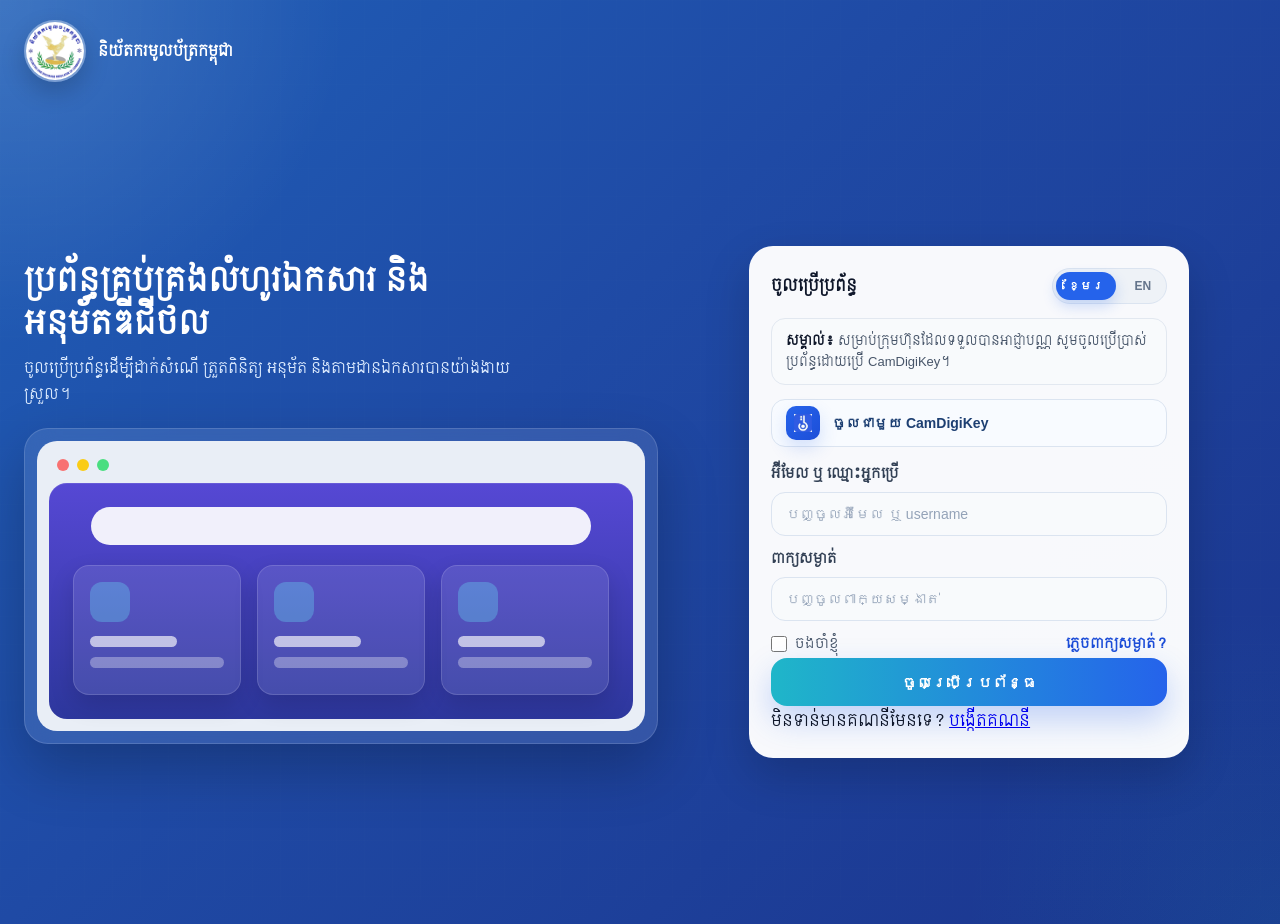
<file: index.html>
<!DOCTYPE html>
<html lang="km">

<head>
    <meta charset="UTF-8">
    <meta name="viewport" content="width=device-width, initial-scale=1.0">
    <title>SERC E-Flow Login</title>
    <link rel="stylesheet" href="logo.css">
    <link rel="preconnect" href="https://fonts.googleapis.com">
    <link rel="preconnect" href="https://fonts.gstatic.com" crossorigin>
    <link href="https://fonts.googleapis.com/css2?family=Siemreap&display=swap" rel="stylesheet">
</head>

<body>
    <div class="container">
        <header class="topbar">
            <div class="logo-group">
                <div class="logo-circle">
                    <img src="img/logo_serc.png" alt="SERC Logo">
                </div>
                <p id="agencyTitle">និយ័តករមូលប័ត្រកម្ពុជា</p>
            </div>
        </header>

        <main class="hero">
            <section class="hero-left">
                <div class="hero-text">
                    <h1 id="mainTitle">ប្រព័ន្ធគ្រប់គ្រងលំហូរឯកសារ និងអនុម័តឌីជីថល</h1>
                    <p id="mainDesc">
                        ចូលប្រើប្រព័ន្ធដើម្បីដាក់សំណើ ត្រួតពិនិត្យ អនុម័ត និងតាមដានឯកសារបានយ៉ាងងាយស្រួល។
                    </p>
                </div>

                <div class="browser-shell">
                    <div class="browser-inner">
                        <div class="browser-dots">
                            <span class="dot-red"></span>
                            <span class="dot-yellow"></span>
                            <span class="dot-green"></span>
                        </div>

                        <div class="browser-content">
                            <div class="search-demo"></div>

                            <div class="card-grid">
                                <div class="mini-card">
                                    <div class="mini-icon"></div>
                                    <div class="mini-line short"></div>
                                    <div class="mini-line"></div>
                                </div>

                                <div class="mini-card">
                                    <div class="mini-icon"></div>
                                    <div class="mini-line short"></div>
                                    <div class="mini-line"></div>
                                </div>

                                <div class="mini-card">
                                    <div class="mini-icon"></div>
                                    <div class="mini-line short"></div>
                                    <div class="mini-line"></div>
                                </div>
                            </div>
                        </div>
                    </div>
                </div>
            </section>

            <section class="hero-right">
                <div class="login-card">
                    <div class="login-header">
                        <h4 id="loginTitle">ចូលប្រើប្រព័ន្ធ</h4>

                        <div class="lang-switch">
                            <button type="button" id="btnKm" class="active">ខ្មែរ</button>
                            <button type="button" id="btnEn">EN</button>
                        </div>
                    </div>

                    <div class="note-box">
                        <strong id="noteLabel">សម្គាល់៖</strong>
                        <span id="noteText">
                            សម្រាប់ក្រុមហ៊ុនដែលទទួលបានអាជ្ញាបណ្ណ សូមចូលប្រើប្រាស់ប្រព័ន្ធដោយប្រើ CamDigiKey។
                        </span>
                    </div>

                    <button class="digital-btn" type="button" onclick="window.location.href='Camdigikey.html'">
                        <span class="digital-icon">
                            <img src="img/id.png" alt="CamDigiKey">
                        </span>
                        <span id="digitalText">ចូលជាមួយ CamDigiKey</span>
                    </button>

                    <!-- <div class="divider">
                        <span id="quickAccessText">ការចូលប្រើប្រាស់រហ័ស</span>
                    </div>

                    <div class="social-row">
                        <button class="digital-btn telegram" type="button" id="telegramLoginBtn">
                            <span class="digital-icon">
                                <img src="img/telegram.png" alt="Telegram">
                            </span>
                            <span id="telegramText">Telegram</span>
                        </button>

                        <button class="digital-btn google" type="button" id="googleLoginBtn">
                            <span class="digital-icon">
                                <img src="img/google.png" alt="Google">
                            </span>
                            <span id="googleText">Google</span>
                        </button>
                    </div> -->

                    <form id="loginForm">
                        <div class="form-group">
                            <label for="username" id="labelUsername">អ៊ីមែល ឬ ឈ្មោះអ្នកប្រើ</label>
                            <input id="username" type="text" placeholder="បញ្ចូលអ៊ីមែល ឬ username">
                        </div>

                        <div class="form-group">
                            <label for="password" id="labelPassword">ពាក្យសម្ងាត់</label>
                            <input id="password" type="password" placeholder="បញ្ចូលពាក្យសម្ងាត់">
                        </div>

                        <div class="form-row">
                            <div class="remember-wrap">
                                <input class="remember-input" id="remember" type="checkbox">
                                <label class="remember-label" for="remember">ចងចាំខ្ញុំ</label>
                            </div>

                            <a class="forgot" href="forget_pw.html" id="forgotText">ភ្លេចពាក្យសម្ងាត់?</a>
                        </div>

                        <p id="errorMsg" class="error-msg"></p>

                        <button class="submit-btn" id="submitBtn" type="submit">ចូលប្រើប្រព័ន្ធ</button>

                        <div class="auth-footer">
                            <span id="signupHint">មិនទាន់មានគណនីមែនទេ?</span>
                            <a href="register.html" class="signup-btn" id="signupBtn">បង្កើតគណនី</a>
                        </div>
                    </form>
                </div>
            </section>
        </main>
    </div>

    <script src="app.js"></script>
    
</body>

</html>
</file>
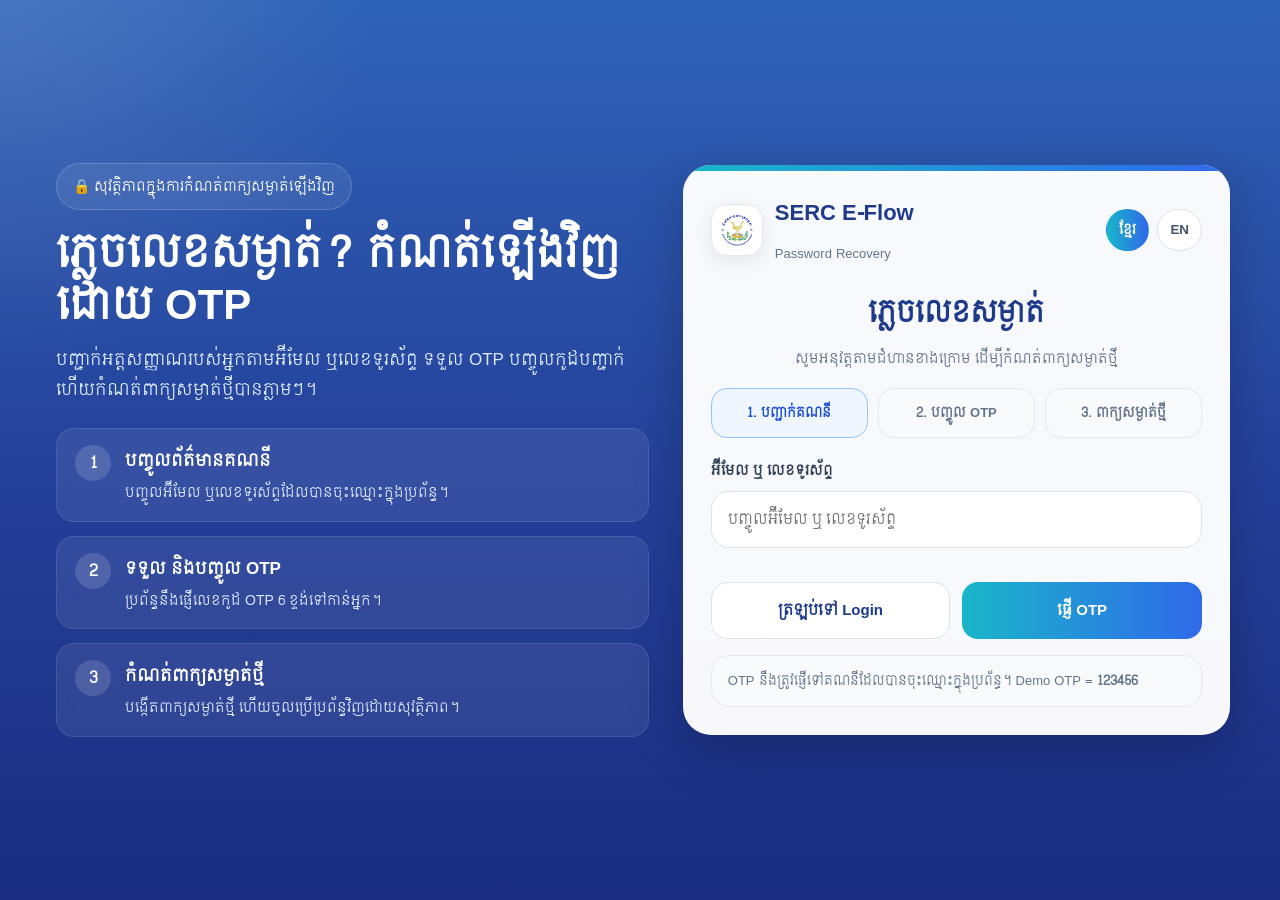
<file: forget_pw.html>
<!DOCTYPE html>
<html lang="km">

<head>
  <meta charset="UTF-8" />
  <meta name="viewport" content="width=device-width, initial-scale=1.0" />
  <title>Forgot Password - OTP</title>
  <link href="https://fonts.googleapis.com/css2?family=Siemreap&display=swap" rel="stylesheet">
  <style>
    * {
      box-sizing: border-box
    }

    body {
      margin: 0;
      font-family: 'Siemreap', sans-serif;
      min-height: 100vh;
      background: radial-gradient(circle at top left, rgba(255, 255, 255, .12), transparent 24%), linear-gradient(180deg, #2f63b7 0%, #243f99 55%, #1a2d80 100%);
      color: #fff;
      display: flex;
      align-items: center;
      justify-content: center;
      padding: 24px
    }

    .page {
      width: 100%;
      max-width: 1180px;
      display: grid;
      grid-template-columns: 1.05fr .95fr;
      gap: 28px;
      align-items: center
    }

    .hero {
      padding: 12px 6px
    }

    .hero-badge {
      display: inline-flex;
      align-items: center;
      gap: 8px;
      border: 1px solid rgba(255, 255, 255, .18);
      background: rgba(255, 255, 255, .08);
      padding: 10px 16px;
      border-radius: 999px;
      font-size: 14px;
      margin-bottom: 18px;
      backdrop-filter: blur(8px)
    }

    .hero h1 {
      margin: 0 0 12px;
      font-size: 42px;
      line-height: 1.25
    }

    .hero p {
      margin: 0 0 22px;
      font-size: 17px;
      line-height: 1.8;
      color: #dbeafe;
      max-width: 650px
    }

    .steps {
      display: grid;
      gap: 14px;
      max-width: 620px
    }

    .step {
      display: flex;
      gap: 14px;
      align-items: flex-start;
      padding: 16px 18px;
      border-radius: 18px;
      background: rgba(255, 255, 255, .08);
      border: 1px solid rgba(255, 255, 255, .1);
      backdrop-filter: blur(8px)
    }

    .step-no {
      width: 36px;
      height: 36px;
      border-radius: 50%;
      background: rgba(255, 255, 255, .14);
      display: flex;
      justify-content: center;
      align-items: center;
      font-weight: bold;
      flex-shrink: 0
    }

    .step h3 {
      margin: 0 0 4px;
      font-size: 17px
    }

    .step p {
      margin: 0;
      font-size: 14px;
      color: #dbeafe;
      line-height: 1.7
    }

    .card {
      background: rgba(255, 255, 255, .97);
      color: #334155;
      border-radius: 28px;
      padding: 28px;
      box-shadow: 0 16px 50px rgba(0, 0, 0, .22);
      position: relative;
      overflow: hidden
    }

    .card::before {
      content: '';
      position: absolute;
      top: 0;
      left: 0;
      right: 0;
      height: 6px;
      background: linear-gradient(90deg, #19b6c9 0%, #3069ea 100%)
    }

    .top-row {
      display: flex;
      justify-content: space-between;
      align-items: center;
      gap: 12px;
      margin-bottom: 20px
    }

    .brand {
      display: flex;
      align-items: center;
      gap: 12px
    }

    .logo-wrap {
      width: 52px;
      height: 52px;
      border-radius: 16px;
      background: #fff;
      border: 1px solid #e2e8f0;
      display: flex;
      align-items: center;
      justify-content: center;
      overflow: hidden;
      box-shadow: 0 6px 18px rgba(15, 23, 42, .08)
    }

    .logo-wrap img {
      width: 34px;
      height: 34px;
      object-fit: contain
    }

    .brand h2 {
      margin: 0 0 4px;
      color: #1e3a8a;
      font-size: 22px
    }

    .brand small {
      color: #64748b;
      font-size: 13px
    }

    .lang-switch {
      display: flex;
      gap: 8px
    }

    .lang-btn {
      border: 1px solid #dbe2ea;
      background: #fff;
      color: #475569;
      padding: 8px 12px;
      border-radius: 999px;
      cursor: pointer;
      font-weight: 600;
      font-family: inherit
    }

    .lang-btn.active {
      background: linear-gradient(90deg, #19b6c9 0%, #3069ea 100%);
      color: #fff;
      border-color: transparent
    }

    .title {
      margin-bottom: 18px;
      text-align: center
    }

    .title h3 {
      margin: 0 0 8px;
      color: #1e3a8a;
      font-size: 28px
    }

    .title p {
      margin: 0;
      color: #64748b;
      font-size: 14px;
      line-height: 1.7
    }

    .stepper {
      display: grid;
      grid-template-columns: repeat(3, 1fr);
      gap: 10px;
      margin-bottom: 20px
    }

    .stepper-item {
      border-radius: 16px;
      border: 1px solid #e2e8f0;
      background: #f8fafc;
      padding: 12px;
      text-align: center;
      font-size: 13px;
      color: #64748b;
      font-weight: 700
    }

    .stepper-item.active {
      background: #eff6ff;
      border-color: #93c5fd;
      color: #1d4ed8
    }

    .stepper-item.done {
      background: #ecfdf5;
      border-color: #86efac;
      color: #15803d
    }

    .panel {
      display: none
    }

    .panel.active {
      display: block
    }

    .form-group {
      margin-bottom: 16px
    }

    .form-group label {
      display: block;
      margin-bottom: 8px;
      font-size: 14px;
      font-weight: 700;
      color: #334155
    }

    .form-control {
      width: 100%;
      border: 1px solid #dbe2ea;
      background: #fff;
      color: #0f172a;
      border-radius: 18px;
      padding: 14px 16px;
      font-size: 15px;
      font-family: inherit;
      outline: none
    }

    .row {
      display: grid;
      grid-template-columns: 1fr 1fr;
      gap: 12px
    }

    .otp-wrap {
      display: grid;
      grid-template-columns: repeat(6, 1fr);
      gap: 10px;
      margin-bottom: 14px
    }

    .otp-input {
      width: 100%;
      height: 56px;
      border: 1px solid #dbe2ea;
      border-radius: 16px;
      text-align: center;
      font-size: 24px;
      font-weight: 700;
      font-family: inherit;
      outline: none
    }

    .helper-row {
      display: flex;
      align-items: center;
      justify-content: space-between;
      gap: 12px;
      margin-bottom: 18px;
      font-size: 13px;
      color: #64748b
    }

    .link-btn {
      background: none;
      border: none;
      color: #2563eb;
      font-family: inherit;
      font-size: 14px;
      font-weight: 700;
      cursor: pointer;
      padding: 0
    }

    .actions {
      display: grid;
      grid-template-columns: 1fr 1fr;
      gap: 12px
    }

    .btn {
      border: none;
      padding: 14px 16px;
      border-radius: 16px;
      font-size: 15px;
      font-family: inherit;
      cursor: pointer;
      font-weight: 700
    }

    .btn-primary {
      background: linear-gradient(90deg, #19b6c9 0%, #3069ea 100%);
      color: #fff
    }

    .btn-secondary {
      background: #fff;
      color: #1e3a8a;
      border: 1px solid #dbe2ea
    }

    .note {
      margin-top: 16px;
      padding: 14px 16px;
      border-radius: 18px;
      background: #f8fafc;
      border: 1px solid #e2e8f0;
      color: #64748b;
      font-size: 13px;
      line-height: 1.7
    }

    .success-box {
      border-radius: 22px;
      background: #ecfdf5;
      border: 1px solid #86efac;
      padding: 18px;
      text-align: center;
      margin-bottom: 18px
    }

    .success-icon {
      width: 68px;
      height: 68px;
      margin: 0 auto 12px;
      border-radius: 50%;
      background: #22c55e;
      color: #fff;
      display: flex;
      align-items: center;
      justify-content: center;
      font-size: 30px;
      font-weight: 700
    }

    .back-link {
      display: inline-block;
      margin-top: 14px;
      color: #2563eb;
      font-weight: 700;
      text-decoration: none;
      font-size: 14px
    }

    .toast {
      position: fixed;
      right: 20px;
      bottom: 20px;
      background: #0f172a;
      color: #fff;
      padding: 14px 16px;
      border-radius: 16px;
      box-shadow: 0 14px 30px rgba(0, 0, 0, .2);
      opacity: 0;
      transform: translateY(14px);
      pointer-events: none;
      transition: .25s ease;
      font-size: 14px;
      max-width: 320px
    }

    .toast.show {
      opacity: 1;
      transform: translateY(0)
    }

    .error-text {
      font-size: 13px;
      color: #dc2626;
      margin-top: 6px;
      min-height: 18px
    }

    @media(max-width:980px) {
      .page {
        grid-template-columns: 1fr
      }

      .hero {
        order: 2
      }

      .card {
        order: 1
      }

      .hero h1 {
        font-size: 34px
      }
    }

    @media(max-width:560px) {
      body {
        padding: 14px
      }

      .card {
        padding: 20px;
        border-radius: 22px
      }

      .top-row {
        flex-direction: column;
        align-items: flex-start
      }

      .row,
      .actions {
        grid-template-columns: 1fr
      }

      .otp-wrap {
        gap: 8px
      }

      .otp-input {
        height: 50px;
        font-size: 20px
      }

      .hero h1 {
        font-size: 28px
      }

      .stepper {
        grid-template-columns: 1fr
      }
    }
  </style>
  <script src="auth.js"></script>
</head>

<body>
  <div class="page">
    <section class="hero">
      <div class="hero-badge">🔒 សុវត្ថិភាពក្នុងការកំណត់ពាក្យសម្ងាត់ឡើងវិញ</div>
      <h1>ភ្លេចលេខសម្ងាត់? កំណត់ឡើងវិញដោយ OTP</h1>
      <p>បញ្ជាក់អត្តសញ្ញាណរបស់អ្នកតាមអ៊ីមែល ឬលេខទូរស័ព្ទ ទទួល OTP បញ្ចូលកូដបញ្ជាក់ ហើយកំណត់ពាក្យសម្ងាត់ថ្មីបានភ្លាមៗ។
      </p>
      <div class="steps">
        <div class="step">
          <div class="step-no">1</div>
          <div>
            <h3>បញ្ចូលព័ត៌មានគណនី</h3>
            <p>បញ្ចូលអ៊ីមែល ឬលេខទូរស័ព្ទដែលបានចុះឈ្មោះក្នុងប្រព័ន្ធ។</p>
          </div>
        </div>
        <div class="step">
          <div class="step-no">2</div>
          <div>
            <h3>ទទួល និងបញ្ចូល OTP</h3>
            <p>ប្រព័ន្ធនឹងផ្ញើលេខកូដ OTP 6 ខ្ទង់ទៅកាន់អ្នក។</p>
          </div>
        </div>
        <div class="step">
          <div class="step-no">3</div>
          <div>
            <h3>កំណត់ពាក្យសម្ងាត់ថ្មី</h3>
            <p>បង្កើតពាក្យសម្ងាត់ថ្មី ហើយចូលប្រើប្រព័ន្ធវិញដោយសុវត្ថិភាព។</p>
          </div>
        </div>
      </div>
    </section>
    <section class="card">
      <div class="top-row">
        <div class="brand">
          <div class="logo-wrap"><img src="img/logo_serc.png" alt="logo"></div>
          <div>
            <h2>SERC E-Flow</h2><small>Password Recovery</small>
          </div>
        </div>
        <div class="lang-switch">
          <button class="lang-btn active" onclick="setLanguage('km')">ខ្មែរ</button>
          <button class="lang-btn" onclick="setLanguage('en')">EN</button>
        </div>
      </div>
      <div class="title">
        <h3>ភ្លេចលេខសម្ងាត់</h3>
        <p>សូមអនុវត្តតាមជំហានខាងក្រោម ដើម្បីកំណត់ពាក្យសម្ងាត់ថ្មី</p>
      </div>
      <div class="stepper">
        <div class="stepper-item active" id="indicator1">1. បញ្ជាក់គណនី</div>
        <div class="stepper-item" id="indicator2">2. បញ្ចូល OTP</div>
        <div class="stepper-item" id="indicator3">3. ពាក្យសម្ងាត់ថ្មី</div>
      </div>
      <div class="panel active" id="panel1">
        <div class="form-group"><label for="identity">អ៊ីមែល ឬ លេខទូរស័ព្ទ</label><input class="form-control"
            id="identity" type="text" placeholder="បញ្ចូលអ៊ីមែល ឬ លេខទូរស័ព្ទ"></div>
        <div class="error-text" id="identityError"></div>
        <div class="actions"><button class="btn btn-secondary" id="backLoginBtn" type="button">ត្រឡប់ទៅ
            Login</button><button class="btn btn-primary" id="sendOtpBtn" type="button">ផ្ញើ OTP</button></div>
        <div class="note">OTP នឹងត្រូវផ្ញើទៅគណនីដែលបានចុះឈ្មោះក្នុងប្រព័ន្ធ។ Demo OTP = <strong>123456</strong></div>
      </div>
      <div class="panel" id="panel2">
        <div class="form-group"><label>បញ្ចូលលេខកូដ OTP</label>
          <div class="otp-wrap"><input class="otp-input" maxlength="1" inputmode="numeric"><input class="otp-input"
              maxlength="1" inputmode="numeric"><input class="otp-input" maxlength="1" inputmode="numeric"><input
              class="otp-input" maxlength="1" inputmode="numeric"><input class="otp-input" maxlength="1"
              inputmode="numeric"><input class="otp-input" maxlength="1" inputmode="numeric"></div>
          <div class="error-text" id="otpError"></div>
        </div>
        <div class="helper-row"><span>OTP ផុតកំណត់ក្នុង <strong id="otpTimer">01:30</strong></span><button
            class="link-btn" id="resendOtpBtn" type="button">ផ្ញើម្តងទៀត</button></div>
        <div class="actions"><button class="btn btn-secondary" id="backToStep1Btn"
            type="button">ត្រឡប់ក្រោយ</button><button class="btn btn-primary" id="verifyOtpBtn" type="button">បញ្ជាក់
            OTP</button></div>
      </div>
      <div class="panel" id="panel3">
        <div class="row">
          <div class="form-group"><label for="newPassword">ពាក្យសម្ងាត់ថ្មី</label><input class="form-control"
              id="newPassword" type="password" placeholder="បញ្ចូលពាក្យសម្ងាត់ថ្មី"></div>
          <div class="form-group"><label for="confirmPassword">បញ្ជាក់ពាក្យសម្ងាត់ថ្មី</label><input
              class="form-control" id="confirmPassword" type="password" placeholder="បញ្ចូលម្ដងទៀត"></div>
        </div>
        <div class="error-text" id="passwordError"></div>
        <div class="actions"><button class="btn btn-secondary" id="backToStep2Btn"
            type="button">ត្រឡប់ក្រោយ</button><button class="btn btn-primary" id="resetPasswordBtn"
            type="button">រក្សាទុកពាក្យសម្ងាត់ថ្មី</button></div>
      </div>
      <div class="panel" id="panel4">
        <div class="success-box">
          <div class="success-icon">✓</div>
          <h3>កំណត់ពាក្យសម្ងាត់ជោគជ័យ</h3>
          <p>អ្នកអាចចូលប្រើប្រព័ន្ធវិញដោយប្រើពាក្យសម្ងាត់ថ្មីរបស់អ្នក។</p>
        </div>
        <div class="actions"><button class="btn btn-secondary" id="restartBtn" type="button">ធ្វើឡើងវិញ</button><button
            class="btn btn-primary" id="goLoginBtn" type="button">ចូលទៅទំព័រ Login</button></div>
        <a href="index.html" class="back-link">← ត្រឡប់ទៅ Login</a>
      </div>
    </section>
  </div>
  <div class="toast" id="toast"></div>

  <script>
    let otpSeconds = 90, otpTimerInterval;
    function showToast(message) { const t = document.getElementById('toast'); t.textContent = message; t.classList.add('show'); clearTimeout(window.toastTimer); window.toastTimer = setTimeout(() => t.classList.remove('show'), 2600) }
    function setStep(step) { [1, 2, 3, 4].forEach(n => document.getElementById('panel' + n).classList.toggle('active', n === step));[1, 2, 3].forEach(n => { const el = document.getElementById('indicator' + n); el.classList.remove('active', 'done'); if (n < step) el.classList.add('done'); if (n === step) el.classList.add('active') }); if (step === 4) { [1, 2, 3].forEach(n => document.getElementById('indicator' + n).classList.add('done')) } }
    function formatTime(sec) { const m = String(Math.floor(sec / 60)).padStart(2, '0'); const s = String(sec % 60).padStart(2, '0'); return `${m}:${s}` }
    function startOtpTimer() { clearInterval(otpTimerInterval); otpSeconds = 90; document.getElementById('otpTimer').textContent = formatTime(otpSeconds); otpTimerInterval = setInterval(() => { otpSeconds -= 1; document.getElementById('otpTimer').textContent = formatTime(otpSeconds); if (otpSeconds <= 0) { clearInterval(otpTimerInterval); showToast('OTP ផុតកំណត់។ សូមផ្ញើម្តងទៀត។') } }, 1000) }
    function clearErrors() { ['identityError', 'otpError', 'passwordError'].forEach(id => document.getElementById(id).textContent = '') }
    document.getElementById('sendOtpBtn').addEventListener('click', () => { clearErrors(); const identity = document.getElementById('identity').value.trim(); if (!findUser(identity)) { document.getElementById('identityError').textContent = 'គណនីមិនត្រូវបានរកឃើញ'; return; } generateOtp(); startOtpTimer(); setStep(2); showToast('OTP ត្រូវបានផ្ញើរួចហើយ។ Demo code: 123456') });
    document.getElementById('resendOtpBtn').addEventListener('click', () => { generateOtp(); startOtpTimer(); showToast('OTP ត្រូវបានផ្ញើម្តងទៀត') });
    document.getElementById('verifyOtpBtn').addEventListener('click', () => { clearErrors(); const otp = Array.from(document.querySelectorAll('.otp-input')).map(i => i.value).join(''); const result = verifyOtp(otp); if (result !== 'success') { document.getElementById('otpError').textContent = result === 'expired' ? 'OTP ផុតកំណត់' : 'OTP មិនត្រឹមត្រូវ'; return; } clearInterval(otpTimerInterval); setStep(3); showToast('OTP ត្រឹមត្រូវ។ សូមកំណត់ពាក្យសម្ងាត់ថ្មី។') });
    document.getElementById('resetPasswordBtn').addEventListener('click', () => { clearErrors(); const identity = document.getElementById('identity').value.trim(); const p1 = document.getElementById('newPassword').value; const p2 = document.getElementById('confirmPassword').value; if (p1.length < 8) { document.getElementById('passwordError').textContent = 'ពាក្យសម្ងាត់ត្រូវមានយ៉ាងតិច 8 តួអក្សរ'; return; } if (p1 !== p2) { document.getElementById('passwordError').textContent = 'ពាក្យសម្ងាត់មិនដូចគ្នា'; return; } updatePassword(identity, p1); setStep(4); showToast('កំណត់ពាក្យសម្ងាត់រួចរាល់') });
    document.getElementById('backLoginBtn').addEventListener('click', () => window.location.href = 'index.html');
    document.getElementById('goLoginBtn').addEventListener('click', () => window.location.href = 'index.html');
    document.getElementById('backToStep1Btn').addEventListener('click', () => setStep(1));
    document.getElementById('backToStep2Btn').addEventListener('click', () => setStep(2));
    document.getElementById('restartBtn').addEventListener('click', () => { document.getElementById('identity').value = ''; document.getElementById('newPassword').value = ''; document.getElementById('confirmPassword').value = ''; document.querySelectorAll('.otp-input').forEach(i => i.value = ''); setStep(1) });
    document.querySelectorAll('.otp-input').forEach((input, index, arr) => { input.addEventListener('input', e => { e.target.value = e.target.value.replace(/\D/g, '').slice(0, 1); if (e.target.value && arr[index + 1]) arr[index + 1].focus() }); input.addEventListener('keydown', e => { if (e.key === 'Backspace' && !e.target.value && arr[index - 1]) arr[index - 1].focus() }); input.addEventListener('paste', e => { e.preventDefault(); const pasted = (e.clipboardData.getData('text') || '').replace(/\D/g, '').slice(0, 6); pasted.split('').forEach((char, i) => { if (arr[i]) arr[i].value = char }) }) });
    const translations = {
      km: {
        title: "ភ្លេចលេខសម្ងាត់",
        subtitle: "សូមអនុវត្តតាមជំហានខាងក្រោម ដើម្បីកំណត់ពាក្យសម្ងាត់ថ្មី",
        step1: "បញ្ជាក់គណនី",
        step2: "បញ្ចូល OTP",
        step3: "ពាក្យសម្ងាត់ថ្មី"
      },
      en: {
        title: "Forgot Password",
        subtitle: "Follow the steps below to reset your password",
        step1: "Verify Account",
        step2: "Enter OTP",
        step3: "New Password"
      }
    };

    function setLanguage(lang) {
      const t = translations[lang];

      document.querySelector(".title h3").textContent = t.title;
      document.querySelector(".title p").textContent = t.subtitle;

      document.getElementById("indicator1").textContent = "1. " + t.step1;
      document.getElementById("indicator2").textContent = "2. " + t.step2;
      document.getElementById("indicator3").textContent = "3. " + t.step3;

      document.querySelectorAll(".lang-btn").forEach(btn => {
        btn.classList.remove("active");
      });

      document.querySelectorAll(".lang-btn")[lang === "km" ? 0 : 1].classList.add("active");
    }
  </script>
</body>

</html>
</file>
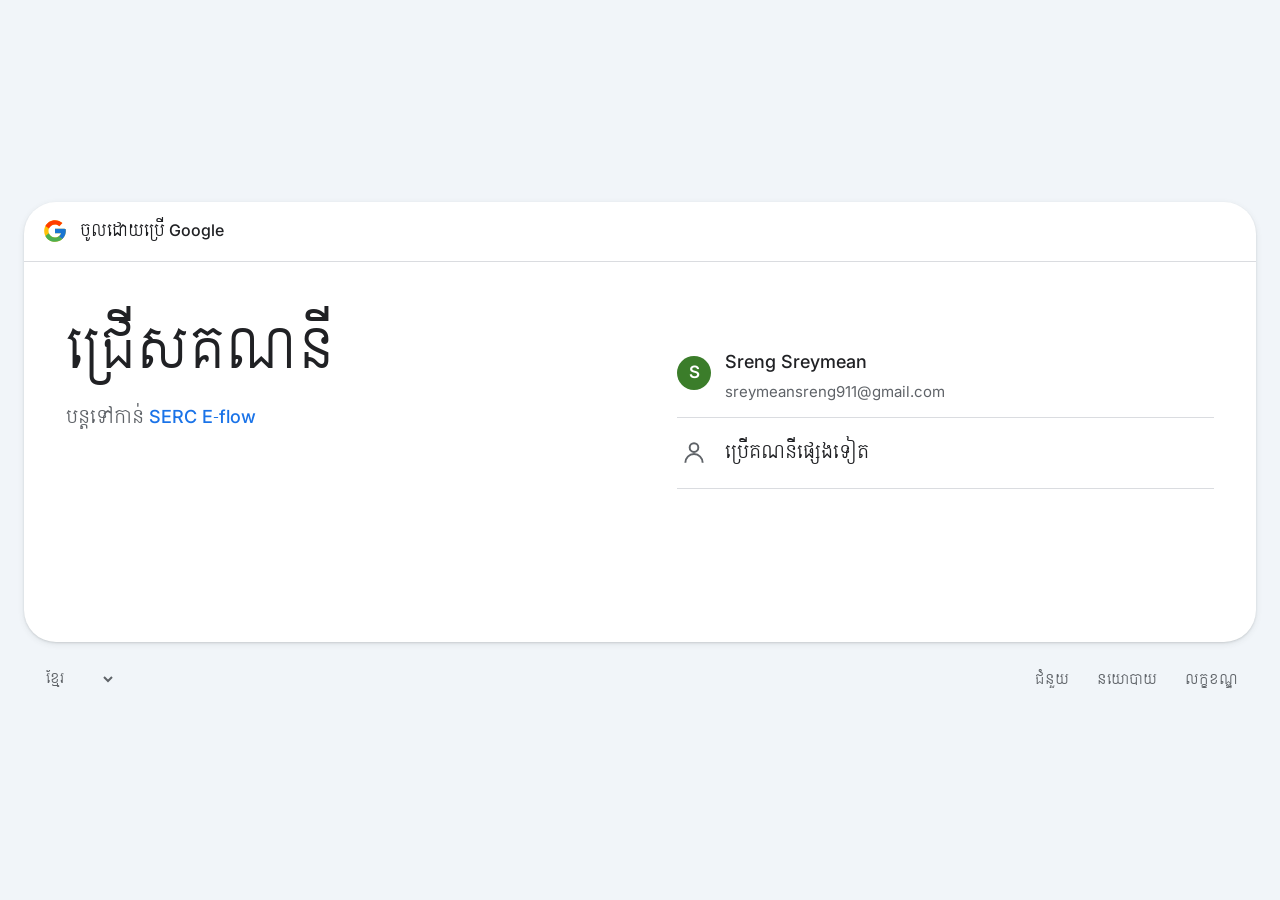
<file: goolge.html>
<!DOCTYPE html>
<html lang="km">
<head>
  <meta charset="UTF-8" />
  <meta name="viewport" content="width=device-width, initial-scale=1.0" />
  <title>Google Account Chooser Mock</title>
  <link rel="preconnect" href="https://fonts.googleapis.com">
  <link rel="preconnect" href="https://fonts.gstatic.com" crossorigin>
  <link href="https://fonts.googleapis.com/css2?family=Siemreap&family=Inter:wght@400;500;600;700&display=swap" rel="stylesheet">
  <style>
    * {
      box-sizing: border-box;
    }

    :root {
      --bg: #f1f5f9;
      --card: #ffffff;
      --text: #202124;
      --muted: #5f6368;
      --line: #dadce0;
      --blue: #1a73e8;
      --hover: #f8f9fa;
    }

    body {
      margin: 0;
      font-family: "Siemreap", "Inter", sans-serif;
      background: var(--bg);
      color: var(--text);
      min-height: 100vh;
    }

    .page {
      min-height: 100vh;
      display: flex;
      flex-direction: column;
      justify-content: center;
      padding: 24px;
    }

    .card {
      width: 100%;
      max-width: 1300px;
      margin: 0 auto;
      background: var(--card);
      border-radius: 32px;
      overflow: hidden;
      box-shadow: 0 1px 2px rgba(60, 64, 67, 0.15), 0 2px 6px rgba(60, 64, 67, 0.1);
    }

    .card-top {
      height: 60px;
      border-bottom: 1px solid var(--line);
      display: flex;
      align-items: center;
      padding: 0 18px;
      gap: 12px;
    }

    .google-logo {
      width: 26px;
      height: 26px;
      flex: 0 0 26px;
    }

    .top-title {
      font-size: 16px;
      font-weight: 500;
    }

    .card-body {
      display: grid;
      grid-template-columns: 1.05fr 1fr;
      gap: 48px;
      padding: 60px 42px 54px;
      min-height: 380px;
    }

    .left h1 {
      margin: 0 0 24px;
      font-size: 54px;
      line-height: 1.08;
      font-weight: 500;
      letter-spacing: -0.6px;
    }

    .left p {
      margin: 0;
      font-size: 18px;
      color: var(--muted);
      line-height: 1.6;
    }

    .left a {
      color: var(--blue);
      text-decoration: none;
      font-weight: 500;
    }

    .accounts {
      padding-top: 8px;
    }

    .account-item {
      width: 100%;
      display: flex;
      align-items: center;
      gap: 14px;
      padding: 16px 0;
      text-decoration: none;
      color: var(--text);
      border-bottom: 1px solid var(--line);
      transition: background 0.2s ease;
    }

    .account-item:hover {
      background: var(--hover);
    }

    .avatar {
      width: 34px;
      height: 34px;
      border-radius: 50%;
      display: flex;
      align-items: center;
      justify-content: center;
      color: #fff;
      font-weight: 600;
      font-size: 17px;
      flex: 0 0 34px;
    }

    .green { background: #3b7d2a; }
    .purple { background: #ab47bc; }

    .account-text {
      display: flex;
      flex-direction: column;
      gap: 2px;
    }

    .account-name {
      font-size: 18px;
      font-weight: 500;
    }

    .account-email {
      font-size: 15px;
      color: var(--muted);
      font-family: "Inter", sans-serif;
    }

    .use-another {
      display: flex;
      align-items: center;
      gap: 14px;
      padding: 18px 0;
      border-bottom: 1px solid var(--line);
      cursor: pointer;
      transition: background 0.2s ease;
    }

    .use-another:hover {
      background: var(--hover);
    }

    .person-icon {
      width: 34px;
      height: 34px;
      flex: 0 0 34px;
      display: flex;
      align-items: center;
      justify-content: center;
      color: #5f6368;
    }

    .use-another span {
      font-size: 18px;
      font-weight: 500;
    }

    .footer {
      width: 100%;
      max-width: 1300px;
      margin: 18px auto 0;
      display: flex;
      justify-content: space-between;
      align-items: center;
      padding: 0 18px;
      color: var(--muted);
      font-size: 14px;
    }

    .footer-left select {
      border: none;
      background: transparent;
      color: var(--muted);
      font: inherit;
      padding: 6px 8px 6px 0;
      outline: none;
      cursor: pointer;
    }

    .footer-right {
      display: flex;
      gap: 28px;
    }

    .footer-right a {
      color: var(--muted);
      text-decoration: none;
    }

    @media (max-width: 900px) {
      .card-body {
        grid-template-columns: 1fr;
        gap: 28px;
        padding: 36px 22px 30px;
      }

      .left h1 {
        font-size: 38px;
      }

      .footer {
        flex-direction: column;
        align-items: flex-start;
        gap: 12px;
      }
    }
  </style>
</head>
<body>
  <div class="page">
    <div class="card">
      <div class="card-top">
        <svg class="google-logo" viewBox="0 0 48 48" aria-hidden="true">
          <path fill="#FFC107" d="M43.611 20.083H42V20H24v8h11.303C33.654 32.657 29.193 36 24 36c-6.627 0-12-5.373-12-12s5.373-12 12-12c3.059 0 5.842 1.154 7.961 3.039l5.657-5.657C34.046 6.053 29.27 4 24 4 12.955 4 4 12.955 4 24s8.955 20 20 20 20-8.955 20-20c0-1.341-.138-2.65-.389-3.917z"/>
          <path fill="#FF3D00" d="M6.306 14.691l6.571 4.819C14.655 15.108 18.961 12 24 12c3.059 0 5.842 1.154 7.961 3.039l5.657-5.657C34.046 6.053 29.27 4 24 4 16.318 4 9.656 8.337 6.306 14.691z"/>
          <path fill="#4CAF50" d="M24 44c5.168 0 9.86-1.977 13.409-5.192l-6.19-5.238C29.143 35.091 26.715 36 24 36c-5.173 0-9.626-3.33-11.283-7.946l-6.522 5.025C9.505 39.556 16.227 44 24 44z"/>
          <path fill="#1976D2" d="M43.611 20.083H42V20H24v8h11.303a12.03 12.03 0 0 1-4.084 5.571h.003l6.19 5.238C36.971 39.205 44 34 44 24c0-1.341-.138-2.65-.389-3.917z"/>
        </svg>
        <div class="top-title">ចូលដោយប្រើ Google</div>
      </div>

      <div class="card-body">
        <div class="left">
          <h1>ជ្រើសគណនី</h1>
          <p>
            បន្តទៅកាន់
            <a href="#">SERC E-flow</a>
          </p>
        </div>

        <div class="accounts">
          <a href="#" class="account-item">
            <div class="avatar green">S</div>
            <div class="account-text">
              <div class="account-name">Sreng Sreymean</div>
              <div class="account-email">sreymeansreng911@gmail.com</div>
            </div>
          </a>

          <!-- <a href="#" class="account-item">
            <div class="avatar purple">S</div>
            <div class="account-text">
              <div class="account-name">Sreymeas Sreng</div>
              <div class="account-email">sreymeas.sreng.student123@gmail.com</div>
            </div>
          </a> -->

          <div class="use-another">
            <div class="person-icon">
              <svg width="26" height="26" viewBox="0 0 24 24" fill="none" stroke="currentColor" stroke-width="1.8">
                <path d="M20 21a8 8 0 0 0-16 0"></path>
                <circle cx="12" cy="7" r="4"></circle>
              </svg>
            </div>
            <span>ប្រើគណនីផ្សេងទៀត</span>
          </div>
        </div>
      </div>
    </div>

    <div class="footer">
      <div class="footer-left">
        <select>
          <option>ខ្មែរ</option>
          <option>English</option>
        </select>
      </div>

      <div class="footer-right">
        <a href="#">ជំនួយ</a>
        <a href="#">នយោបាយ</a>
        <a href="#">លក្ខខណ្ឌ</a>
      </div>
    </div>
  </div>
</body>
</html>
</file>
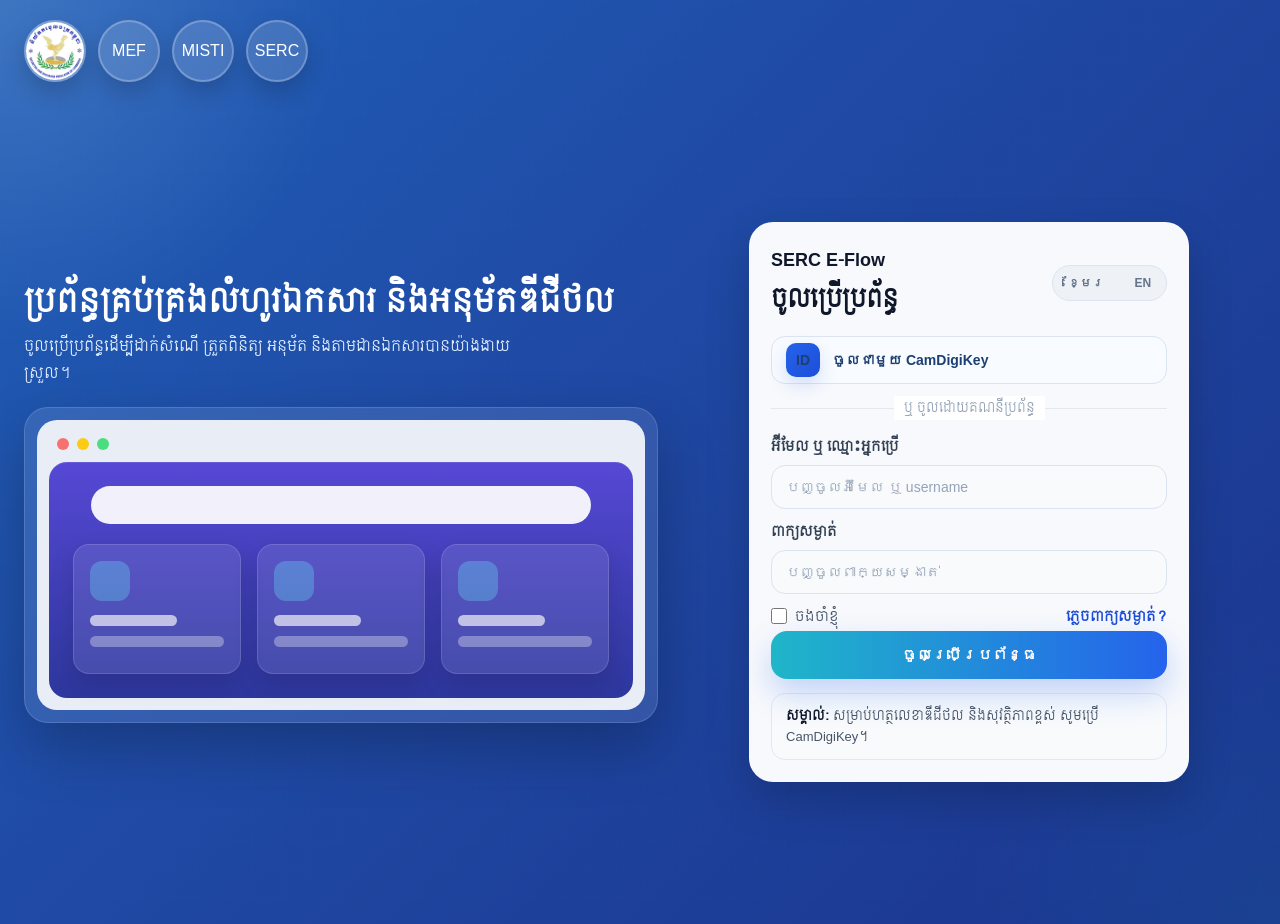
<file: login.html>
<!DOCTYPE html>
<html lang="km">
<head>
    <meta charset="UTF-8">
    <meta name="viewport" content="width=device-width, initial-scale=1.0">
    <title>SERC E-Flow Login</title>
    <link rel="stylesheet" href="logo.css">
    <link rel="preconnect" href="https://fonts.googleapis.com">
    <link rel="preconnect" href="https://fonts.gstatic.com" crossorigin>
    <link href="https://fonts.googleapis.com/css2?family=Siemreap&display=swap" rel="stylesheet">
</head>
<body>
    <div class="container">
        <header class="topbar">
            <div class="logo-group">
                <div class="logo-circle">
                    <img src="logo_serc.png" alt="SERC">
                </div>
                <div class="logo-circle">MEF</div>
                <div class="logo-circle">MISTI</div>
                <div class="logo-circle">SERC</div>
            </div>
        </header>

        <main class="hero">
            <section class="hero-left">
                <div>
                    <h1>ប្រព័ន្ធគ្រប់គ្រងលំហូរឯកសារ និងអនុម័តឌីជីថល</h1>
                    <p>
                        ចូលប្រើប្រព័ន្ធដើម្បីដាក់សំណើ ត្រួតពិនិត្យ អនុម័ត និងតាមដានឯកសារបានយ៉ាងងាយស្រួល។
                    </p>
                </div>

                <div class="browser-shell">
                    <div class="browser-inner">
                        <div class="browser-dots">
                            <span class="dot-red"></span>
                            <span class="dot-yellow"></span>
                            <span class="dot-green"></span>
                        </div>
                        <div class="browser-content">
                            <div class="search-demo"></div>
                            <div class="card-grid">
                                <div class="mini-card"><div class="mini-icon"></div><div class="mini-line short"></div><div class="mini-line"></div></div>
                                <div class="mini-card"><div class="mini-icon"></div><div class="mini-line short"></div><div class="mini-line"></div></div>
                                <div class="mini-card"><div class="mini-icon"></div><div class="mini-line short"></div><div class="mini-line"></div></div>
                            </div>
                        </div>
                    </div>
                </div>
            </section>

            <section class="hero-right">
                <div class="login-card">
                    <div class="login-header">
                        <div>
                            <p>SERC E-Flow</p>
                            <h2>ចូលប្រើប្រព័ន្ធ</h2>
                        </div>
                        <div class="lang-switch">
                            <button type="button">ខ្មែរ</button>
                            <button type="button">EN</button>
                        </div>
                    </div>

                    <button class="digital-btn" type="button" onclick="window.location.href='Camdigikey.html'">
                        <span class="digital-icon">ID</span>
                        <span id="digitalText">ចូលជាមួយ CamDigiKey</span>
                    </button>

                    <div class="divider"><span>ឬ ចូលដោយគណនីប្រព័ន្ធ</span></div>

                    <form id="loginForm">
                        <div class="form-group">
                            <label for="username" id="labelUsername">អ៊ីមែល ឬ ឈ្មោះអ្នកប្រើ</label>
                            <input id="username" type="text" placeholder="បញ្ចូលអ៊ីមែល ឬ username" />
                        </div>

                        <div class="form-group">
                            <label for="password" id="labelPassword">ពាក្យសម្ងាត់</label>
                            <input id="password" type="password" placeholder="បញ្ចូលពាក្យសម្ងាត់" />
                        </div>

                        <div class="form-row">
                            <div class="remember-wrap">
                                <input class="remember-input" id="remember" type="checkbox" />
                                <label class="remember-label" for="remember">ចងចាំខ្ញុំ</label>
                            </div>
                            <a class="forgot" href="forget_pw.html">ភ្លេចពាក្យសម្ងាត់?</a>
                        </div>

                        <p id="errorMsg" style="color:red; display:none; margin-top:10px;"></p>
                        <button class="submit-btn" id="submitBtn" type="submit">ចូលប្រើប្រព័ន្ធ</button>
                    </form>

                    <div class="note-box">
                        <strong>សម្គាល់:</strong>
                        <span id="noteText">សម្រាប់ហត្ថលេខាឌីជីថល និងសុវត្ថិភាពខ្ពស់ សូមប្រើ CamDigiKey។</span>
                    </div>
                </div>
            </section>
        </main>
    </div>

    <script src="auth.js"></script>
    <script>
        const translations = {
            km: {
                title: "ប្រព័ន្ធគ្រប់គ្រងលំហូរឯកសារ និងអនុម័តឌីជីថល",
                desc: "ចូលប្រើប្រព័ន្ធដើម្បីដាក់សំណើ ត្រួតពិនិត្យ អនុម័ត និងតាមដានឯកសារបានយ៉ាងងាយស្រួល។",
                login: "ចូលប្រើប្រព័ន្ធ",
                email: "អ៊ីមែល ឬ ឈ្មោះអ្នកប្រើ",
                emailPlaceholder: "បញ្ចូលអ៊ីមែល ឬ username",
                password: "ពាក្យសម្ងាត់",
                passwordPlaceholder: "បញ្ចូលពាក្យសម្ងាត់",
                remember: "ចងចាំខ្ញុំ",
                forgot: "ភ្លេចពាក្យសម្ងាត់?",
                submit: "ចូលប្រើប្រព័ន្ធ",
                digital: "ចូលជាមួយ CamDigiKey",
                or: "ឬ ចូលដោយគណនីប្រព័ន្ធ",
                note: "សម្រាប់ហត្ថលេខាឌីជីថល និងសុវត្ថិភាពខ្ពស់ សូមប្រើ CamDigiKey។",
                error: "❌ គណនី ឬពាក្យសម្ងាត់មិនត្រឹមត្រូវ",
                empty: "❌ សូមបំពេញព័ត៌មានទាំងអស់"
            },
            en: {
                title: "Digital Document Workflow & Approval System",
                desc: "Access the system to submit, review, approve, and track documents easily.",
                login: "Login",
                email: "Email or Username",
                emailPlaceholder: "Enter email or username",
                password: "Password",
                passwordPlaceholder: "Enter password",
                remember: "Remember me",
                forgot: "Forgot password?",
                submit: "Login",
                digital: "Login with CamDigiKey",
                or: "Or login with system account",
                note: "For secure digital signature, please use CamDigiKey.",
                error: "❌ Invalid username or password",
                empty: "❌ Please fill in all fields"
            }
        };

        let currentLang = "km";

        function switchLang(lang) {
            currentLang = lang;
            document.querySelector("h1").innerText = translations[lang].title;
            document.querySelector(".hero-left p").innerText = translations[lang].desc;
            document.querySelector(".login-header h2").innerText = translations[lang].login;
            document.getElementById("labelUsername").innerText = translations[lang].email;
            document.getElementById("username").placeholder = translations[lang].emailPlaceholder;
            document.getElementById("labelPassword").innerText = translations[lang].password;
            document.getElementById("password").placeholder = translations[lang].passwordPlaceholder;
            document.querySelector(".remember-label").innerText = translations[lang].remember;
            document.querySelector(".forgot").innerText = translations[lang].forgot;
            document.getElementById("digitalText").innerText = translations[lang].digital;
            document.querySelector(".divider span").innerText = translations[lang].or;
            document.getElementById("submitBtn").innerText = translations[lang].submit;
            document.getElementById("noteText").innerText = translations[lang].note;
            if (document.getElementById('errorMsg').style.display === 'block') {
                document.getElementById('errorMsg').innerText = translations[lang].error;
            }
        }

        document.querySelectorAll(".lang-switch button")[0].onclick = () => switchLang("km");
        document.querySelectorAll(".lang-switch button")[1].onclick = () => switchLang("en");

        window.onload = function () {
            const savedUsername = localStorage.getItem("rememberedUsername");
            if (savedUsername) {
                document.getElementById("username").value = savedUsername;
                document.getElementById("remember").checked = true;
            }
            logoutUser();
        };

        document.getElementById("loginForm").addEventListener("submit", function (e) {
            e.preventDefault();
            const username = document.getElementById("username").value.trim();
            const password = document.getElementById("password").value.trim();
            const remember = document.getElementById("remember").checked;
            const errorMsg = document.getElementById("errorMsg");

            if (username === "" || password === "") {
                errorMsg.innerText = translations[currentLang].empty;
                errorMsg.style.display = "block";
                return;
            }

            if (loginUser(username, password)) {
                if (remember) {
                    localStorage.setItem("rememberedUsername", username);
                } else {
                    localStorage.removeItem("rememberedUsername");
                }
                window.location.href = "E-flow-updated.html";
            } else {
                errorMsg.innerText = translations[currentLang].error;
                errorMsg.style.display = "block";
            }
        });
    </script>
</body>
</html>
</file>
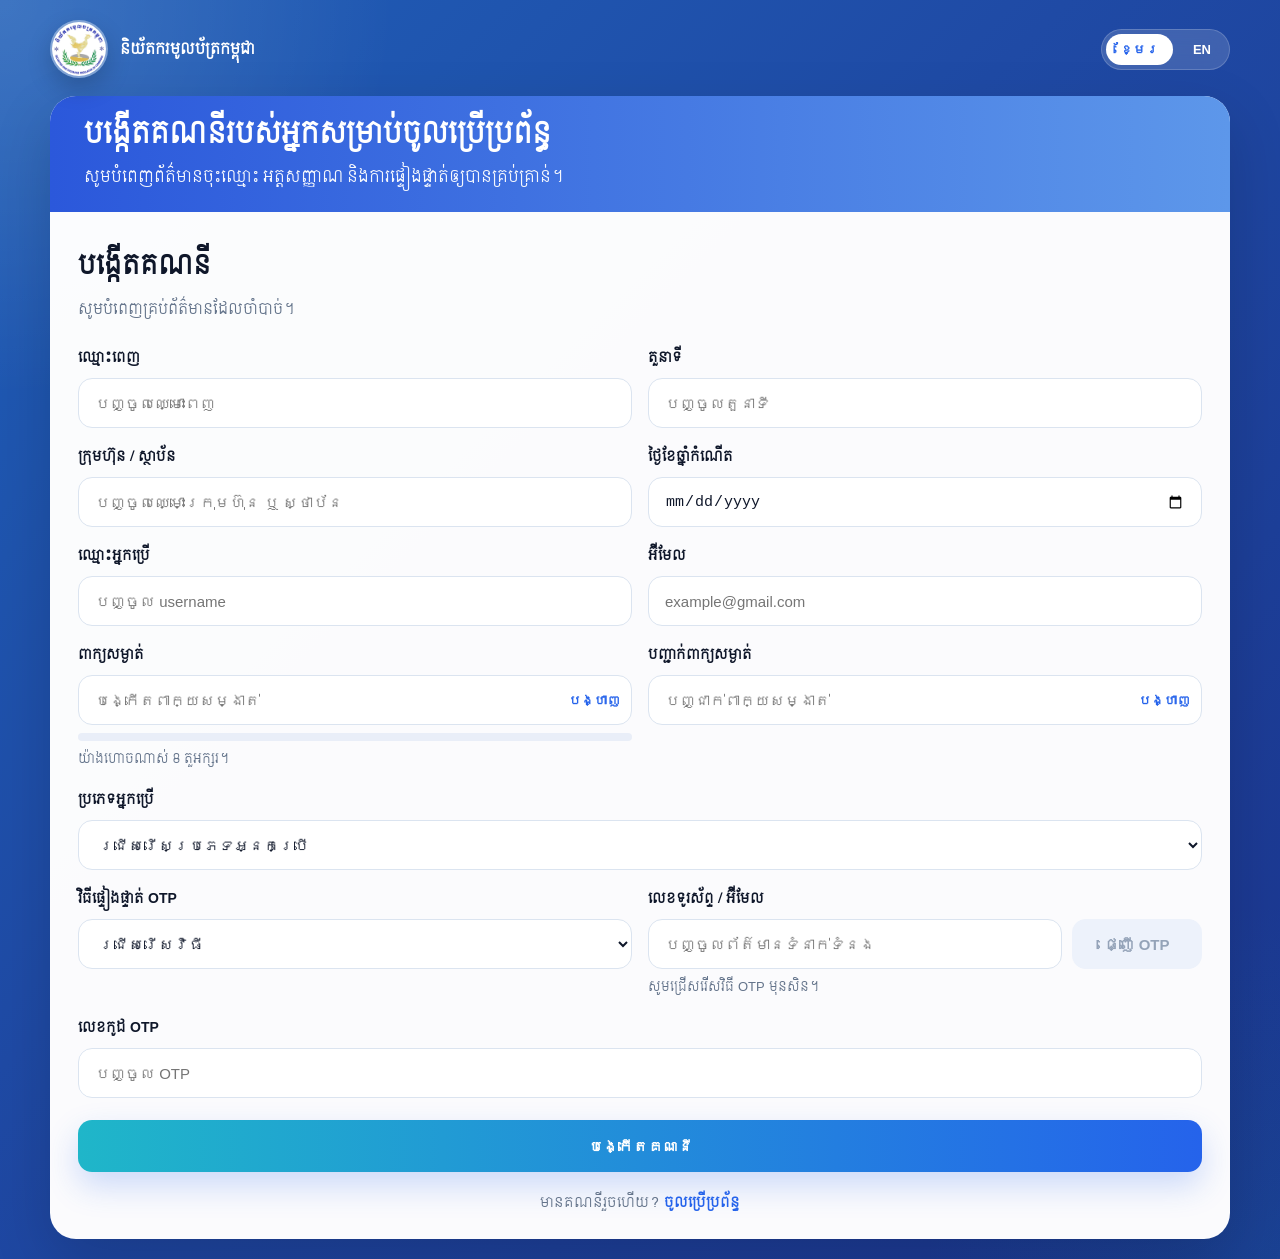
<file: register.html>
<!DOCTYPE html>
<html lang="km">
<head>
    <meta charset="UTF-8" />
    <meta name="viewport" content="width=device-width, initial-scale=1" />
    <title>SERC E-Flow - Sign Up</title>
    <link href="https://fonts.googleapis.com/css2?family=Siemreap&display=swap" rel="stylesheet" />
    <style>
        * {
            box-sizing: border-box;
            margin: 0;
            padding: 0;
        }

        :root {
            --primary: #2563eb;
            --primary-dark: #1d4ed8;
            --secondary: #14b8c4;
            --line: #dbe4f0;
            --text-dark: #0f172a;
            --text-body: #334155;
            --text-soft: #64748b;
            --bg-card: rgba(255, 255, 255, 0.98);
            --success: #16a34a;
            --danger: #dc2626;
        }

        html, body {
            width: 100%;
            min-height: 100%;
            overflow-x: hidden;
        }

        body {
            font-family: "Siemreap", "Khmer OS Siemreap", sans-serif;
            min-height: 100vh;
            background:
                radial-gradient(circle at top left, rgba(255,255,255,0.14), transparent 22%),
                radial-gradient(circle at bottom right, rgba(20,184,196,0.10), transparent 20%),
                linear-gradient(135deg, #1f5fb8 0%, #1f4aa5 42%, #1b348d 100%);
            padding: 20px;
            color: #fff;
        }

        .page {
            width: 100%;
            max-width: 1180px;
            margin: 0 auto;
        }

        .topbar {
            display: flex;
            align-items: center;
            justify-content: space-between;
            gap: 16px;
            margin-bottom: 18px;
        }

        .brand {
            display: flex;
            align-items: center;
            gap: 12px;
        }

        .logo-circle {
            width: 58px;
            height: 58px;
            border-radius: 50%;
            overflow: hidden;
            background: rgba(255,255,255,.16);
            border: 2px solid rgba(255,255,255,.25);
            box-shadow: 0 10px 24px rgba(0,0,0,.18);
            flex-shrink: 0;
        }

        .logo-circle img {
            width: 100%;
            height: 100%;
            object-fit: cover;
        }

        .brand-text {
            font-size: 15px;
            font-weight: 700;
        }

        .lang-switch {
            display: flex;
            gap: 6px;
            padding: 4px;
            background: rgba(255,255,255,.15);
            border: 1px solid rgba(255,255,255,.18);
            border-radius: 999px;
            backdrop-filter: blur(8px);
        }

        .lang-switch button {
            border: none;
            background: transparent;
            color: #fff;
            padding: 8px 14px;
            border-radius: 999px;
            cursor: pointer;
            font-weight: 700;
            font-size: 13px;
            transition: .2s ease;
        }

        .lang-switch button.active {
            background: #fff;
            color: var(--primary);
        }

        .card {
            background: var(--bg-card);
            border-radius: 26px;
            overflow: hidden;
            box-shadow: 0 22px 60px rgba(0,0,0,.16);
        }

        .hero-banner {
            background: linear-gradient(90deg, #2b58db 0%, #5d97ea 100%);
            padding: 20px 34px 20px;
            color: #fff;
        }

        .hero-banner h1 {
            font-size: 28px;
            line-height: 1.3;
            margin-bottom: 10px;
        }

        .hero-banner p {
            font-size: 16px;
            opacity: .95;
        }

        .form-wrap {
            padding: 30px 28px 24px;
            color: var(--text-dark);
        }

        .section-title {
            font-size: 26px;
            margin-bottom: 6px;
        }

        .section-desc {
            color: var(--text-soft);
            font-size: 15px;
            margin-bottom: 22px;
        }

        .msg {
            display: none;
            margin-bottom: 16px;
            padding: 12px 14px;
            border-radius: 12px;
            font-size: 14px;
        }

        .msg.error {
            background: #fef2f2;
            border: 1px solid #fecaca;
            color: #b91c1c;
        }

        .msg.success {
            background: #f0fdf4;
            border: 1px solid #bbf7d0;
            color: #15803d;
        }

        .grid-2 {
            display: grid;
            grid-template-columns: 1fr 1fr;
            gap: 16px;
        }

        .field {
            margin-bottom: 16px;
        }

        .field label {
            display: block;
            margin-bottom: 8px;
            font-size: 14px;
            font-weight: 700;
            color: var(--text-dark);
        }

        .input-wrap {
            position: relative;
        }

        input,
        select {
            width: 100%;
            height: 50px;
            border: 1px solid var(--line);
            border-radius: 14px;
            padding: 0 16px;
            font-size: 15px;
            background: #fff;
            outline: none;
            color: var(--text-dark);
        }

        input:focus,
        select:focus {
            border-color: #8db2ff;
            box-shadow: 0 0 0 4px rgba(37,99,235,.10);
        }

        .password-toggle {
            position: absolute;
            right: 12px;
            top: 50%;
            transform: translateY(-50%);
            border: none;
            background: transparent;
            color: var(--primary);
            font-size: 13px;
            font-weight: 700;
            cursor: pointer;
        }

        .hint {
            margin-top: 6px;
            font-size: 13px;
            color: var(--text-soft);
        }

        .strength {
            margin-top: 8px;
        }

        .strength-bar {
            height: 8px;
            border-radius: 999px;
            background: #e9eef8;
            overflow: hidden;
            margin-bottom: 6px;
        }

        .strength-fill {
            height: 100%;
            width: 0;
            border-radius: 999px;
            transition: .25s ease;
            background: #d1d5db;
        }

        .strength-text {
            font-size: 13px;
            color: var(--text-soft);
        }

        .otp-row {
            display: grid;
            grid-template-columns: 1fr 130px;
            gap: 10px;
        }

        .btn {
            border: none;
            border-radius: 14px;
            cursor: pointer;
            font-size: 15px;
            font-weight: 700;
            transition: .2s ease;
        }

        .btn-soft {
            height: 50px;
            background: #dfe9ff;
            color: var(--primary);
        }

        .btn-soft:disabled {
            background: #edf2fb;
            color: #94a3b8;
            cursor: not-allowed;
        }

        .btn-primary {
            width: 100%;
            height: 52px;
            background: linear-gradient(90deg, #1fb6c9 0%, #2563eb 100%);
            color: #fff;
            margin-top: 6px;
            box-shadow: 0 14px 32px rgba(37,99,235,.22);
        }

        .btn-primary:hover {
            transform: translateY(-1px);
        }

        .footer-actions {
            margin-top: 18px;
            text-align: center;
            color: var(--text-soft);
            font-size: 14px;
        }

        .footer-actions a {
            color: var(--primary);
            font-weight: 700;
            text-decoration: none;
        }

        .hidden {
            display: none;
        }

        @media (max-width: 768px) {
            body {
                padding: 14px;
            }

            .topbar {
                flex-direction: column;
                align-items: flex-start;
            }

            .hero-banner {
                padding: 10px 20px 80px;
            }

            .hero-banner h1 {
                font-size: 24px;
            }

            .form-wrap {
                padding: 20px 18px 20px;
            }

            .grid-2 {
                grid-template-columns: 1fr;
            }

            .otp-row {
                grid-template-columns: 1fr;
            }
        }
    </style>
</head>
<body>
    <div class="page">
        <header class="topbar">
            <div class="brand">
                <div class="logo-circle">
                    <img src="img/logo_serc.png" alt="SERC">
                </div>
                <div class="brand-text" id="agencyText">និយ័តករមូលប័ត្រកម្ពុជា</div>
            </div>

            <div class="lang-switch">
                <button type="button" id="btnKm" class="active">ខ្មែរ</button>
                <button type="button" id="btnEn">EN</button>
            </div>
        </header>

        <div class="card">
            <div class="hero-banner">
                <h1 id="heroTitle">បង្កើតគណនីរបស់អ្នកសម្រាប់ចូលប្រើប្រព័ន្ធ</h1>
                <p id="heroDesc">សូមបំពេញព័ត៌មានចុះឈ្មោះ អត្តសញ្ញាណ និងការផ្ទៀងផ្ទាត់ឲ្យបានគ្រប់គ្រាន់។</p>
            </div>

            <div class="form-wrap">
                <h2 class="section-title" id="formTitle">បង្កើតគណនី</h2>
                <p class="section-desc" id="formDesc">សូមបំពេញគ្រប់ព័ត៌មានដែលចាំបាច់។</p>

                <div id="errorMsg" class="msg error"></div>
                <div id="successMsg" class="msg success"></div>

                <form id="registerForm">
                    <div class="grid-2">
                        <div class="field">
                            <label for="fullName" id="labelFullName">ឈ្មោះពេញ</label>
                            <input id="fullName" type="text" placeholder="បញ្ចូលឈ្មោះពេញ">
                        </div>

                        <div class="field">
                            <label for="position" id="labelPosition">តួនាទី</label>
                            <input id="position" type="text" placeholder="បញ្ចូលតួនាទី">
                        </div>
                    </div>

                    <div class="grid-2">
                        <div class="field">
                            <label for="company" id="labelCompany">ក្រុមហ៊ុន / ស្ថាប័ន</label>
                            <input id="company" type="text" placeholder="បញ្ចូលឈ្មោះក្រុមហ៊ុន ឬ ស្ថាប័ន">
                        </div>

                        <div class="field">
                            <label for="dob" id="labelDob">ថ្ងៃខែឆ្នាំកំណើត</label>
                            <input id="dob" type="date">
                        </div>
                    </div>

                    <div class="grid-2">
                        <div class="field">
                            <label for="username" id="labelUsername">ឈ្មោះអ្នកប្រើ</label>
                            <input id="username" type="text" placeholder="បញ្ចូល username">
                        </div>

                        <div class="field">
                            <label for="email" id="labelEmail">អ៊ីមែល</label>
                            <input id="email" type="email" placeholder="example@gmail.com">
                        </div>
                    </div>

                    <div class="grid-2">
                        <div class="field">
                            <label for="password" id="labelPassword">ពាក្យសម្ងាត់</label>
                            <div class="input-wrap">
                                <input id="password" type="password" placeholder="បង្កើតពាក្យសម្ងាត់">
                                <button class="password-toggle" type="button" data-target="password" id="togglePassword">Show</button>
                            </div>
                            <div class="strength">
                                <div class="strength-bar">
                                    <div id="strengthFill" class="strength-fill"></div>
                                </div>
                                <div id="strengthText" class="strength-text">យ៉ាងហោចណាស់ 8 តួអក្សរ។</div>
                            </div>
                        </div>

                        <div class="field">
                            <label for="confirmPassword" id="labelConfirmPassword">បញ្ជាក់ពាក្យសម្ងាត់</label>
                            <div class="input-wrap">
                                <input id="confirmPassword" type="password" placeholder="បញ្ជាក់ពាក្យសម្ងាត់">
                                <button class="password-toggle" type="button" data-target="confirmPassword" id="toggleConfirmPassword">Show</button>
                            </div>
                        </div>
                    </div>

                    <div class="field">
                        <label for="userType" id="labelUserType">ប្រភេទអ្នកប្រើ</label>
                        <select id="userType">
                            <option value="" id="optUserTypeDefault">ជ្រើសរើសប្រភេទអ្នកប្រើ</option>
                            <option value="national" id="optNational">អ្នកប្រើជនជាតិខ្មែរ</option>
                            <option value="foreign" id="optForeign">អ្នកប្រើជនបរទេស</option>
                            <option value="staff" id="optStaff">បុគ្គលិកខាងក្នុង</option>
                        </select>
                    </div>

                    <div class="grid-2">
                        <div class="field" id="nationalIdField">
                            <label for="nationalId" id="labelNationalId">អត្តសញ្ញាណប័ណ្ណជាតិ</label>
                            <input id="nationalId" type="text" placeholder="បញ្ចូលលេខអត្តសញ្ញាណប័ណ្ណ">
                        </div>

                        <div class="field hidden" id="passportField">
                            <label for="passportId" id="labelPassportId">លិខិតឆ្លងដែន</label>
                            <input id="passportId" type="text" placeholder="បញ្ចូលលេខ Passport">
                        </div>
                    </div>

                    <div class="grid-2">
                        <div class="field">
                            <label for="otpMethod" id="labelOtpMethod">វិធីផ្ទៀងផ្ទាត់ OTP</label>
                            <select id="otpMethod">
                                <option value="" id="optOtpDefault">ជ្រើសរើសវិធី</option>
                                <option value="phone" id="optPhone">ទូរស័ព្ទ</option>
                                <option value="email" id="optEmail">អ៊ីមែល</option>
                            </select>
                        </div>

                        <div class="field">
                            <label for="contactValue" id="labelContactValue">លេខទូរស័ព្ទ / អ៊ីមែល</label>
                            <div class="otp-row">
                                <input id="contactValue" type="text" placeholder="បញ្ចូលព័ត៌មានទំនាក់ទំនង">
                                <button id="sendOtpBtn" type="button" class="btn btn-soft" disabled>Send OTP</button>
                            </div>
                            <div class="hint" id="otpHint">សូមជ្រើសរើសវិធី OTP មុនសិន។</div>
                        </div>
                    </div>

                    <div class="field">
                        <label for="otpCode" id="labelOtpCode">លេខកូដ OTP</label>
                        <input id="otpCode" type="text" placeholder="បញ្ចូល OTP">
                    </div>

                    <button class="btn btn-primary" type="submit" id="createBtn">បង្កើតគណនី</button>

                    <div class="footer-actions">
                        <span id="haveAccountText">មានគណនីរួចហើយ?</span>
                        <a href="index.html" id="loginLinkText">ចូលប្រើប្រព័ន្ធ</a>
                    </div>
                </form>
            </div>
        </div>
    </div>

    <script>
        const translations = {
            km: {
                agency: "និយ័តករមូលប័ត្រកម្ពុជា",
                heroTitle: "បង្កើតគណនីរបស់អ្នកសម្រាប់ចូលប្រើប្រព័ន្ធ",
                heroDesc: "សូមបំពេញព័ត៌មានចុះឈ្មោះ អត្តសញ្ញាណ និងការផ្ទៀងផ្ទាត់ឲ្យបានគ្រប់គ្រាន់។",
                formTitle: "បង្កើតគណនី",
                formDesc: "សូមបំពេញគ្រប់ព័ត៌មានដែលចាំបាច់។",
                fullName: "ឈ្មោះពេញ",
                fullNamePh: "បញ្ចូលឈ្មោះពេញ",
                position: "តួនាទី",
                positionPh: "បញ្ចូលតួនាទី",
                company: "ក្រុមហ៊ុន / ស្ថាប័ន",
                companyPh: "បញ្ចូលឈ្មោះក្រុមហ៊ុន ឬ ស្ថាប័ន",
                dob: "ថ្ងៃខែឆ្នាំកំណើត",
                username: "ឈ្មោះអ្នកប្រើ",
                usernamePh: "បញ្ចូល username",
                email: "អ៊ីមែល",
                emailPh: "example@gmail.com",
                password: "ពាក្យសម្ងាត់",
                passwordPh: "បង្កើតពាក្យសម្ងាត់",
                confirmPassword: "បញ្ជាក់ពាក្យសម្ងាត់",
                confirmPasswordPh: "បញ្ជាក់ពាក្យសម្ងាត់",
                strengthHint: "យ៉ាងហោចណាស់ 8 តួអក្សរ។",
                userType: "ប្រភេទអ្នកប្រើ",
                userTypeDefault: "ជ្រើសរើសប្រភេទអ្នកប្រើ",
                national: "អ្នកប្រើជនជាតិខ្មែរ",
                foreign: "អ្នកប្រើជនបរទេស",
                staff: "បុគ្គលិកខាងក្នុង",
                nationalId: "អត្តសញ្ញាណប័ណ្ណជាតិ",
                nationalIdPh: "បញ្ចូលលេខអត្តសញ្ញាណប័ណ្ណ",
                passportId: "លិខិតឆ្លងដែន",
                passportIdPh: "បញ្ចូលលេខ Passport",
                otpMethod: "វិធីផ្ទៀងផ្ទាត់ OTP",
                otpMethodDefault: "ជ្រើសរើសវិធី",
                phone: "ទូរស័ព្ទ",
                otpEmail: "អ៊ីមែល",
                contact: "លេខទូរស័ព្ទ / អ៊ីមែល",
                contactPh: "បញ្ចូលព័ត៌មានទំនាក់ទំនង",
                otpHint: "សូមជ្រើសរើសវិធី OTP មុនសិន។",
                otpCode: "លេខកូដ OTP",
                otpCodePh: "បញ្ចូល OTP",
                create: "បង្កើតគណនី",
                haveAccount: "មានគណនីរួចហើយ?",
                login: "ចូលប្រើប្រព័ន្ធ",
                sendOtp: "ផ្ញើ OTP",
                wait: "រង់ចាំ",
                show: "បង្ហាញ",
                hide: "លាក់",
                weak: "ពាក្យសម្ងាត់ខ្សោយ",
                medium: "ពាក្យសម្ងាត់មធ្យម",
                strong: "ពាក្យសម្ងាត់ខ្លាំង",
                required: "❌ សូមបំពេញគ្រប់ព័ត៌មានចាំបាច់។",
                pwdLen: "❌ ពាក្យសម្ងាត់ត្រូវមានយ៉ាងហោចណាស់ 8 តួអក្សរ។",
                pwdMatch: "❌ ពាក្យសម្ងាត់មិនដូចគ្នា។",
                nationalRequired: "❌ សូមបញ្ចូលលេខអត្តសញ្ញាណប័ណ្ណជាតិ។",
                passportRequired: "❌ សូមបញ្ចូលលេខ Passport។",
                otpMethodRequired: "❌ សូមជ្រើសរើសវិធី OTP។",
                otpSendFirst: "❌ សូមផ្ញើ OTP ជាមុនសិន។",
                otpInvalid: "❌ OTP មិនត្រឹមត្រូវ។",
                usernameExists: "❌ Username នេះមានរួចហើយ។",
                emailExists: "❌ Email នេះមានរួចហើយ។",
                otpSent: "✅ OTP ត្រូវបានផ្ញើដោយជោគជ័យ។ Demo OTP:",
                success: "✅ បង្កើតគណនីបានជោគជ័យ។ សូមចូលប្រើប្រព័ន្ធ។"
            },
            en: {
                agency: "Securities and Exchange Regulator of Cambodia",
                heroTitle: "Create your account to Sign in",
                heroDesc: "Complete the sign-up form with identity and verification details.",
                formTitle: "Sign Up",
                formDesc: "Fill in all required fields to continue.",
                fullName: "Full Name",
                fullNamePh: "Enter full name",
                position: "Position",
                positionPh: "Enter position",
                company: "Company / Organization",
                companyPh: "Enter company or organization",
                dob: "Date of Birth",
                username: "Username",
                usernamePh: "Enter username",
                email: "Email",
                emailPh: "example@gmail.com",
                password: "Password",
                passwordPh: "Create password",
                confirmPassword: "Confirm Password",
                confirmPasswordPh: "Confirm password",
                strengthHint: "Use at least 8 characters.",
                userType: "User Type",
                userTypeDefault: "Select user type",
                national: "National User",
                foreign: "Foreign User",
                staff: "Internal Staff",
                nationalId: "National ID",
                nationalIdPh: "Enter national ID",
                passportId: "Passport ID",
                passportIdPh: "Enter passport ID",
                otpMethod: "OTP Verification Method",
                otpMethodDefault: "Choose method",
                phone: "Phone",
                otpEmail: "Email",
                contact: "Phone / Email",
                contactPh: "Enter contact",
                otpHint: "Please choose OTP method first.",
                otpCode: "OTP Code",
                otpCodePh: "Enter OTP code",
                create: "Create Account",
                haveAccount: "Already have an account?",
                login: "Sign In",
                sendOtp: "Send OTP",
                wait: "Wait",
                show: "Show",
                hide: "Hide",
                weak: "Weak password",
                medium: "Medium password",
                strong: "Strong password",
                required: "❌ Please fill in all required fields.",
                pwdLen: "❌ Password must be at least 8 characters.",
                pwdMatch: "❌ Password and confirm password do not match.",
                nationalRequired: "❌ Please enter National ID.",
                passportRequired: "❌ Please enter Passport ID.",
                otpMethodRequired: "❌ Please choose OTP verification method.",
                otpSendFirst: "❌ Please send OTP first.",
                otpInvalid: "❌ Invalid OTP code.",
                usernameExists: "❌ This username already exists.",
                emailExists: "❌ This email already exists.",
                otpSent: "✅ OTP sent successfully. Demo OTP:",
                success: "✅ Account created successfully. Please sign in."
            }
        };

        let currentLang = "km";
        let generatedOtp = "";
        let otpCountdown = null;
        let otpSeconds = 0;

        const form = document.getElementById("registerForm");
        const errorMsg = document.getElementById("errorMsg");
        const successMsg = document.getElementById("successMsg");

        const password = document.getElementById("password");
        const confirmPassword = document.getElementById("confirmPassword");
        const strengthFill = document.getElementById("strengthFill");
        const strengthText = document.getElementById("strengthText");

        const userType = document.getElementById("userType");
        const nationalIdField = document.getElementById("nationalIdField");
        const passportField = document.getElementById("passportField");

        const otpMethod = document.getElementById("otpMethod");
        const contactValue = document.getElementById("contactValue");
        const sendOtpBtn = document.getElementById("sendOtpBtn");
        const otpHint = document.getElementById("otpHint");

        function t(key) {
            return translations[currentLang][key];
        }

        function applyLanguage(lang) {
            currentLang = lang;
            document.documentElement.lang = lang;

            document.getElementById("agencyText").innerText = t("agency");
            document.getElementById("heroTitle").innerText = t("heroTitle");
            document.getElementById("heroDesc").innerText = t("heroDesc");
            document.getElementById("formTitle").innerText = t("formTitle");
            document.getElementById("formDesc").innerText = t("formDesc");

            document.getElementById("labelFullName").innerText = t("fullName");
            document.getElementById("fullName").placeholder = t("fullNamePh");
            document.getElementById("labelPosition").innerText = t("position");
            document.getElementById("position").placeholder = t("positionPh");
            document.getElementById("labelCompany").innerText = t("company");
            document.getElementById("company").placeholder = t("companyPh");
            document.getElementById("labelDob").innerText = t("dob");
            document.getElementById("labelUsername").innerText = t("username");
            document.getElementById("username").placeholder = t("usernamePh");
            document.getElementById("labelEmail").innerText = t("email");
            document.getElementById("email").placeholder = t("emailPh");
            document.getElementById("labelPassword").innerText = t("password");
            document.getElementById("password").placeholder = t("passwordPh");
            document.getElementById("labelConfirmPassword").innerText = t("confirmPassword");
            document.getElementById("confirmPassword").placeholder = t("confirmPasswordPh");
            document.getElementById("labelUserType").innerText = t("userType");
            document.getElementById("optUserTypeDefault").innerText = t("userTypeDefault");
            document.getElementById("optNational").innerText = t("national");
            document.getElementById("optForeign").innerText = t("foreign");
            document.getElementById("optStaff").innerText = t("staff");
            document.getElementById("labelNationalId").innerText = t("nationalId");
            document.getElementById("nationalId").placeholder = t("nationalIdPh");
            document.getElementById("labelPassportId").innerText = t("passportId");
            document.getElementById("passportId").placeholder = t("passportIdPh");
            document.getElementById("labelOtpMethod").innerText = t("otpMethod");
            document.getElementById("optOtpDefault").innerText = t("otpMethodDefault");
            document.getElementById("optPhone").innerText = t("phone");
            document.getElementById("optEmail").innerText = t("otpEmail");
            document.getElementById("labelContactValue").innerText = t("contact");
            document.getElementById("contactValue").placeholder = t("contactPh");
            document.getElementById("labelOtpCode").innerText = t("otpCode");
            document.getElementById("otpCode").placeholder = t("otpCodePh");
            document.getElementById("createBtn").innerText = t("create");
            document.getElementById("haveAccountText").innerText = t("haveAccount");
            document.getElementById("loginLinkText").innerText = t("login");
            otpHint.innerText = t("otpHint");

            document.getElementById("togglePassword").innerText =
                password.type === "password" ? t("show") : t("hide");
            document.getElementById("toggleConfirmPassword").innerText =
                confirmPassword.type === "password" ? t("show") : t("hide");

            if (sendOtpBtn.dataset.waiting === "true") {
                sendOtpBtn.innerText = `${t("wait")} ${otpSeconds}s`;
            } else {
                sendOtpBtn.innerText = t("sendOtp");
            }

            if (!password.value) {
                strengthText.innerText = t("strengthHint");
            } else {
                evaluatePassword(password.value);
            }

            document.getElementById("btnKm").classList.toggle("active", lang === "km");
            document.getElementById("btnEn").classList.toggle("active", lang === "en");
        }

        function showError(message) {
            successMsg.style.display = "none";
            errorMsg.textContent = message;
            errorMsg.style.display = "block";
        }

        function showSuccess(message) {
            errorMsg.style.display = "none";
            successMsg.textContent = message;
            successMsg.style.display = "block";
        }

        function evaluatePassword(value) {
            let score = 0;
            if (value.length >= 8) score++;
            if (/[A-Z]/.test(value)) score++;
            if (/[a-z]/.test(value)) score++;
            if (/[0-9]/.test(value)) score++;
            if (/[^A-Za-z0-9]/.test(value)) score++;

            if (!value) {
                strengthFill.style.width = "0%";
                strengthFill.style.background = "#d1d5db";
                strengthText.textContent = t("strengthHint");
                return;
            }

            if (score <= 2) {
                strengthFill.style.width = "33%";
                strengthFill.style.background = "#ef4444";
                strengthText.textContent = t("weak");
            } else if (score <= 4) {
                strengthFill.style.width = "66%";
                strengthFill.style.background = "#f59e0b";
                strengthText.textContent = t("medium");
            } else {
                strengthFill.style.width = "100%";
                strengthFill.style.background = "#22c55e";
                strengthText.textContent = t("strong");
            }
        }

        function updateIdFields() {
            nationalIdField.classList.add("hidden");
            passportField.classList.add("hidden");

            if (userType.value === "national" || userType.value === "staff") {
                nationalIdField.classList.remove("hidden");
            } else if (userType.value === "foreign") {
                passportField.classList.remove("hidden");
            }
        }

        function validateContactInput() {
            sendOtpBtn.disabled = !(otpMethod.value && contactValue.value.trim());
        }

        function startOtpCountdown() {
            otpSeconds = 60;
            sendOtpBtn.disabled = true;
            sendOtpBtn.dataset.waiting = "true";
            sendOtpBtn.textContent = `${t("wait")} ${otpSeconds}s`;

            otpCountdown = setInterval(() => {
                otpSeconds--;
                sendOtpBtn.textContent = `${t("wait")} ${otpSeconds}s`;

                if (otpSeconds <= 0) {
                    clearInterval(otpCountdown);
                    sendOtpBtn.dataset.waiting = "false";
                    sendOtpBtn.textContent = t("sendOtp");
                    validateContactInput();
                }
            }, 1000);
        }

        function getUsers() {
            return JSON.parse(localStorage.getItem("serc_users") || "[]");
        }

        function saveUsers(users) {
            localStorage.setItem("serc_users", JSON.stringify(users));
        }

        password.addEventListener("input", () => evaluatePassword(password.value));
        userType.addEventListener("change", updateIdFields);
        otpMethod.addEventListener("change", validateContactInput);
        contactValue.addEventListener("input", validateContactInput);

        document.querySelectorAll(".password-toggle").forEach(btn => {
            btn.addEventListener("click", () => {
                const target = document.getElementById(btn.dataset.target);
                const isPassword = target.type === "password";
                target.type = isPassword ? "text" : "password";
                btn.textContent = isPassword ? t("hide") : t("show");
            });
        });

        sendOtpBtn.addEventListener("click", () => {
            if (!otpMethod.value || !contactValue.value.trim()) {
                showError(t("otpMethodRequired"));
                return;
            }

            generatedOtp = String(Math.floor(100000 + Math.random() * 900000));
            showSuccess(`${t("otpSent")} ${generatedOtp}`);
            if (otpCountdown) clearInterval(otpCountdown);
            startOtpCountdown();
        });

        form.addEventListener("submit", (e) => {
            e.preventDefault();

            const fullName = document.getElementById("fullName").value.trim();
            const position = document.getElementById("position").value.trim();
            const company = document.getElementById("company").value.trim();
            const dob = document.getElementById("dob").value;
            const username = document.getElementById("username").value.trim();
            const email = document.getElementById("email").value.trim().toLowerCase();
            const type = userType.value;
            const nationalId = document.getElementById("nationalId").value.trim();
            const passportId = document.getElementById("passportId").value.trim();
            const otpCode = document.getElementById("otpCode").value.trim();

            if (!fullName || !position || !company || !dob || !username || !email || !password.value || !confirmPassword.value || !type) {
                showError(t("required"));
                return;
            }

            if (password.value.length < 8) {
                showError(t("pwdLen"));
                return;
            }

            if (password.value !== confirmPassword.value) {
                showError(t("pwdMatch"));
                return;
            }

            if ((type === "national" || type === "staff") && !nationalId) {
                showError(t("nationalRequired"));
                return;
            }

            if (type === "foreign" && !passportId) {
                showError(t("passportRequired"));
                return;
            }

            if (!otpMethod.value || !contactValue.value.trim()) {
                showError(t("otpMethodRequired"));
                return;
            }

            if (!generatedOtp) {
                showError(t("otpSendFirst"));
                return;
            }

            if (otpCode !== generatedOtp) {
                showError(t("otpInvalid"));
                return;
            }

            const users = getUsers();

            const existingUsername = users.find(u => u.username.toLowerCase() === username.toLowerCase());
            if (existingUsername) {
                showError(t("usernameExists"));
                return;
            }

            const existingEmail = users.find(u => u.email.toLowerCase() === email);
            if (existingEmail) {
                showError(t("emailExists"));
                return;
            }

            users.push({
                fullName,
                position,
                company,
                dob,
                username,
                email,
                password: password.value,
                userType: type,
                nationalId,
                passportId,
                otpMethod: otpMethod.value,
                contactValue: contactValue.value.trim(),
                createdAt: new Date().toISOString()
            });

            saveUsers(users);
            showSuccess(t("success"));
            form.reset();
            generatedOtp = "";
            strengthFill.style.width = "0%";
            strengthFill.style.background = "#d1d5db";
            strengthText.textContent = t("strengthHint");
            updateIdFields();
            validateContactInput();
            if (otpCountdown) clearInterval(otpCountdown);
            sendOtpBtn.dataset.waiting = "false";
            sendOtpBtn.textContent = t("sendOtp");
            sendOtpBtn.disabled = true;

            setTimeout(() => {
                window.location.href = "index.html";
            }, 1200);
        });

        document.getElementById("btnKm").addEventListener("click", () => applyLanguage("km"));
        document.getElementById("btnEn").addEventListener("click", () => applyLanguage("en"));

        updateIdFields();
        validateContactInput();
        applyLanguage("km");
    </script>
</body>
</html>
</file>
<file: logo.css>
* {
    box-sizing: border-box;
    margin: 0;
    padding: 0;
}

:root {
    --primary: #2563eb;
    --primary-dark: #1d4ed8;
    --secondary: #14b8c4;

    --text-dark: #0f172a;
    --text-body: #334155;
    --text-soft: #64748b;

    --line: #dbe4f0;
    --card-bg: rgba(255, 255, 255, 0.97);

    --shadow-lg: 0 24px 60px rgba(15, 23, 42, 0.22);
    --shadow-md: 0 12px 30px rgba(37, 99, 235, 0.12);
}

html,
body {
    width: 100%;
    min-height: 100%;
    overflow-x: hidden;
}

body {
    font-family: "Siemreap", "Khmer OS Siemreap", sans-serif;
    min-height: 100vh;
    color: #ffffff;
    background:
        radial-gradient(circle at top left, rgba(255, 255, 255, 0.14), transparent 22%),
        radial-gradient(circle at bottom right, rgba(20, 184, 196, 0.10), transparent 20%),
        linear-gradient(135deg, #1f5fb8 0%, #1f4aa5 42%, #1b348d 100%);
}

body::before {
    content: "";
    position: fixed;
    inset: 0;
    opacity: 0.10;
    background-image:
        linear-gradient(rgba(255, 255, 255, 0.08) 1px, transparent 1px),
        linear-gradient(90deg, rgba(255, 255, 255, 0.08) 1px, transparent 1px);
    background-size: 28px 28px;
    pointer-events: none;
}

.container {
    position: relative;
    z-index: 1;
    width: 100%;
    max-width: 1280px;
    margin: 0 auto;
    min-height: 100vh;
    padding: 20px 24px;
    display: flex;
    flex-direction: column;
}

.topbar {
    margin-bottom: 18px;
}

.logo-group {
    display: flex;
    align-items: center;
    gap: 12px;
}

.logo-group p {
    font-size: 15px;
    font-weight: 600;
    color: #ffffff;
}

.logo-circle {
    width: 62px;
    height: 62px;
    border-radius: 50%;
    overflow: hidden;
    display: flex;
    justify-content: center;
    align-items: center;
    background: rgba(255, 255, 255, 0.14);
    border: 2px solid rgba(255, 255, 255, 0.24);
    box-shadow: 0 10px 24px rgba(0, 0, 0, 0.18);
    flex-shrink: 0;
}

.logo-circle img {
    width: 100%;
    height: 100%;
    object-fit: cover;
}

.hero {
    flex: 1;
    display: grid;
    grid-template-columns: 1.05fr 0.95fr;
    gap: 24px;
    align-items: center;
    min-height: calc(100vh - 96px);
    padding: auto;
}

.hero-left {
    display: flex;
    flex-direction: column;
    gap: 20px;
}

.hero-text {
    max-width: 580px;
}

.hero-left h1 {
    font-size: 32px;
    line-height: 1.35;
    font-weight: 700;
    margin-bottom: 10px;
}

.hero-left p {
    max-width: 520px;
    font-size: 15px;
    line-height: 1.75;
    color: #dbeafe;
}

.browser-shell {
    width: 100%;
    max-width: 640px;
    padding: 12px;
    border-radius: 24px;
    background: rgba(255, 255, 255, 0.10);
    border: 1px solid rgba(255, 255, 255, 0.14);
    backdrop-filter: blur(16px);
    box-shadow: 0 24px 60px rgba(0, 0, 0, 0.24);
}

.browser-inner {
    background: #e9eef6;
    border-radius: 20px;
    padding: 12px;
}

.browser-dots {
    display: flex;
    gap: 8px;
    padding: 6px 8px 12px;
}

.browser-dots span {
    width: 12px;
    height: 12px;
    border-radius: 50%;
    display: inline-block;
}

.dot-red {
    background: #f87171;
}

.dot-yellow {
    background: #facc15;
}

.dot-green {
    background: #4ade80;
}

.browser-content {
    border-radius: 18px;
    padding: 24px;
    color: #ffffff;
    background: linear-gradient(180deg, #5648d4 0%, #2d379d 100%);
    box-shadow: inset 0 1px 0 rgba(255, 255, 255, 0.10);
}

.search-demo {
    height: 38px;
    width: 100%;
    max-width: 500px;
    margin: 0 auto 20px;
    background: rgba(255, 255, 255, 0.92);
    border-radius: 999px;
}

.card-grid {
    display: grid;
    grid-template-columns: repeat(3, 1fr);
    gap: 16px;
}

.mini-card {
    padding: 16px;
    border-radius: 16px;
    background: rgba(255, 255, 255, 0.10);
    border: 1px solid rgba(255, 255, 255, 0.14);
    box-shadow: 0 10px 24px rgba(0, 0, 0, 0.14);
}

.mini-icon {
    width: 40px;
    height: 40px;
    border-radius: 12px;
    background: rgba(103, 232, 249, 0.30);
    margin-bottom: 14px;
}

.mini-line {
    height: 11px;
    border-radius: 999px;
    background: rgba(255, 255, 255, 0.32);
    margin-bottom: 10px;
}

.mini-line.short {
    width: 65%;
    background: rgba(255, 255, 255, 0.65);
}

.hero-right {
    display: flex;
    justify-content: center;
}

.login-card {
    width: 100%;
    max-width: 440px;
    background: var(--card-bg);
    border-radius: 24px;
    padding: 22px;
    box-shadow: 0 18px 45px rgba(0, 0, 0, 0.18);
    color: var(--text-dark);
}

.login-card>*+* {
    margin-top: 14px;
}

.login-header {
    display: flex;
    justify-content: space-between;
    align-items: center;
    gap: 12px;
}

.login-header p {
    font-size: 18px;
    font-weight: 700;
    color: var(--text-dark);
}

.lang-switch {
    display: flex;
    gap: 6px;
    padding: 3px;
    background: #eef2f7;
    border-radius: 999px;
    border: 1px solid #dbe4f0;
}

.lang-switch button {
    border: none;
    background: transparent;
    padding: 7px 12px;
    border-radius: 999px;
    font-size: 12px;
    font-weight: 700;
    color: #64748b;
    cursor: pointer;
    transition: 0.2s ease;
}

.lang-switch button:hover {
    background: #e8f0ff;
    color: var(--primary-dark);
}

.lang-switch button.active {
    background: #2563eb;
    color: #ffffff;
    box-shadow: 0 6px 14px rgba(37, 99, 235, 0.22);
}

.note-box {
    background: #f8fafc;
    border: 1px solid #e2e8f0;
    padding: 12px 14px;
    border-radius: 14px;
    font-size: 13px;
    line-height: 1.6;
    color: #475569;
}

.note-box strong {
    color: var(--text-dark);
}

.digital-btn {
    width: 100%;
    height: 48px;
    border: 1px solid #dbe4f0;
    border-radius: 14px;
    background: #f8fbff;
    display: flex;
    align-items: center;
    gap: 12px;
    padding: 0 14px;
    font-size: 14px;
    font-weight: 600;
    color: #1d3f72;
    cursor: pointer;
    transition: all 0.25s ease;
}

.digital-btn:hover {
    background: #eef5ff;
    border-color: #bfd2f4;
    transform: translateY(-2px);
    box-shadow: var(--shadow-md);
}

.digital-icon {
    width: 34px;
    height: 34px;
    min-width: 34px;
    border-radius: 10px;
    background: linear-gradient(135deg, var(--primary), var(--primary-dark));
    display: flex;
    align-items: center;
    justify-content: center;
    box-shadow: 0 8px 18px rgba(37, 99, 235, 0.18);
}

.digital-icon img {
    width: 18px;
    height: 18px;
    object-fit: contain;
}

.telegram .digital-icon {
    background: linear-gradient(135deg, #27a5e7, #1d8ed1);
}

.google .digital-icon {
    background: #ffffff;
    border: 1px solid #dbe4f0;
    box-shadow: 0 6px 14px rgba(15, 23, 42, 0.06);
}

.social-row {
    grid-template-columns: 1fr;
}

.social-row .digital-btn {
    justify-content: center;
    padding: 0 11px;
}

.divider {
    position: relative;
    text-align: center;
    margin: 12px 0;
    color: #94a3b8;
    font-size: 13px;
}

.divider::before {
    content: "";
    position: absolute;
    left: 0;
    right: 0;
    top: 50%;
    height: 1px;
    background: #e2e8f0;
}

.divider span {
    position: relative;
    z-index: 1;
    background: #ffffff;
    padding: 0 10px;
}

.form-group {
    margin-bottom: 10px;
}

.form-group label {
    display: block;
    margin-bottom: 6px;
    font-size: 14px;
    font-weight: 600;
    color: #334155;
}

.form-group input {
    width: 100%;
    height: 44px;
    border: 1px solid #dbe4f0;
    border-radius: 14px;
    padding: 0 14px;
    background: #f8fafc;
    font-size: 14px;
    color: #0f172a;
    outline: none;
    transition: 0.2s ease;
}

.form-group input::placeholder {
    color: #94a3b8;
}

.form-group input:focus {
    border-color: #60a5fa;
    box-shadow: 0 0 0 4px rgba(37, 99, 235, 0.10);
}

.form-row {
    display: flex;
    justify-content: space-between;
    align-items: center;
    margin: 8px 0 2px;
    gap: 12px;
    font-size: 14px;
}

.remember-wrap {
    display: flex;
    align-items: center;
    gap: 8px;
    color: #475569;
}

.remember-input {
    width: 16px;
    height: 16px;
    accent-color: var(--primary);
}

.remember-label {
    color: #475569;
    font-weight: 500;
}

.forgot {
    color: var(--primary-dark);
    text-decoration: none;
    font-weight: 700;
    transition: 0.2s ease;
}

.forgot:hover {
    color: var(--primary);
    text-decoration: underline;
}

.error-msg {
    color: #dc2626;
    display: none;
    margin-top: 6px;
    font-size: 14px;
}

.submit-btn {
    width: 100%;
    height: 48px;
    border: none;
    border-radius: 16px;
    color: #ffffff;
    font-size: 15px;
    font-weight: 700;
    background: linear-gradient(90deg, #1fb6c9 0%, #2563eb 100%);
    cursor: pointer;
    box-shadow: 0 14px 32px rgba(37, 99, 235, 0.26);
    transition: all 0.25s ease;
    pdding: -5px, 0, 10;
}

.submit-btn:hover {
    transform: translateY(-2px);
    box-shadow: 0 18px 36px rgba(37, 99, 235, 0.30);
}

@media (max-width: 1100px) {
    .container {
        padding: 18px 20px;
    }

    .hero {
        grid-template-columns: 1fr;
        gap: 22px;
        min-height: auto;
    }

    .hero-left h1 {
        font-size: 30px;
        max-width: 100%;
    }

    .hero-left p {
        max-width: 100%;
    }

    .browser-shell,
    .login-card {
        max-width: 100%;
    }
}

@media (max-width: 768px) {
    .container {
        padding: 16px;
    }

    .hero-left h1 {
        font-size: 26px;
    }

    .hero-left p {
        font-size: 14px;
    }

    .card-grid {
        grid-template-columns: 1fr;
    }

    .social-row {
        grid-template-columns: 0.9fr;
    }

    .login-header {
        flex-direction: column;
        align-items: flex-start;
    }

    .form-row {
        flex-direction: column;
        align-items: flex-start;
        gap: 8px;
    }

    .browser-content {
        padding: 20px 16px;
    }
.auth-footer {
    margin-top: 14px;
    display: flex;
    justify-content: center;
    align-items: center;
    gap: 8px;
    flex-wrap: wrap;
    font-size: 14px;
    color: #64748b;
}

.signup-btn {
    display: inline-flex;
    align-items: center;
    justify-content: center;
    padding: 8px 14px;
    border-radius: 999px;
    border: 1px solid #cfe0fb;
    background: #f4f8ff;
    color: #2563eb;
    font-weight: 700;
    text-decoration: none;
    transition: all 0.2s ease;
}

.signup-btn:hover {
    background: #eaf2ff;
    border-color: #9fc0f7;
    transform: translateY(-1px);
}
}
</file>
